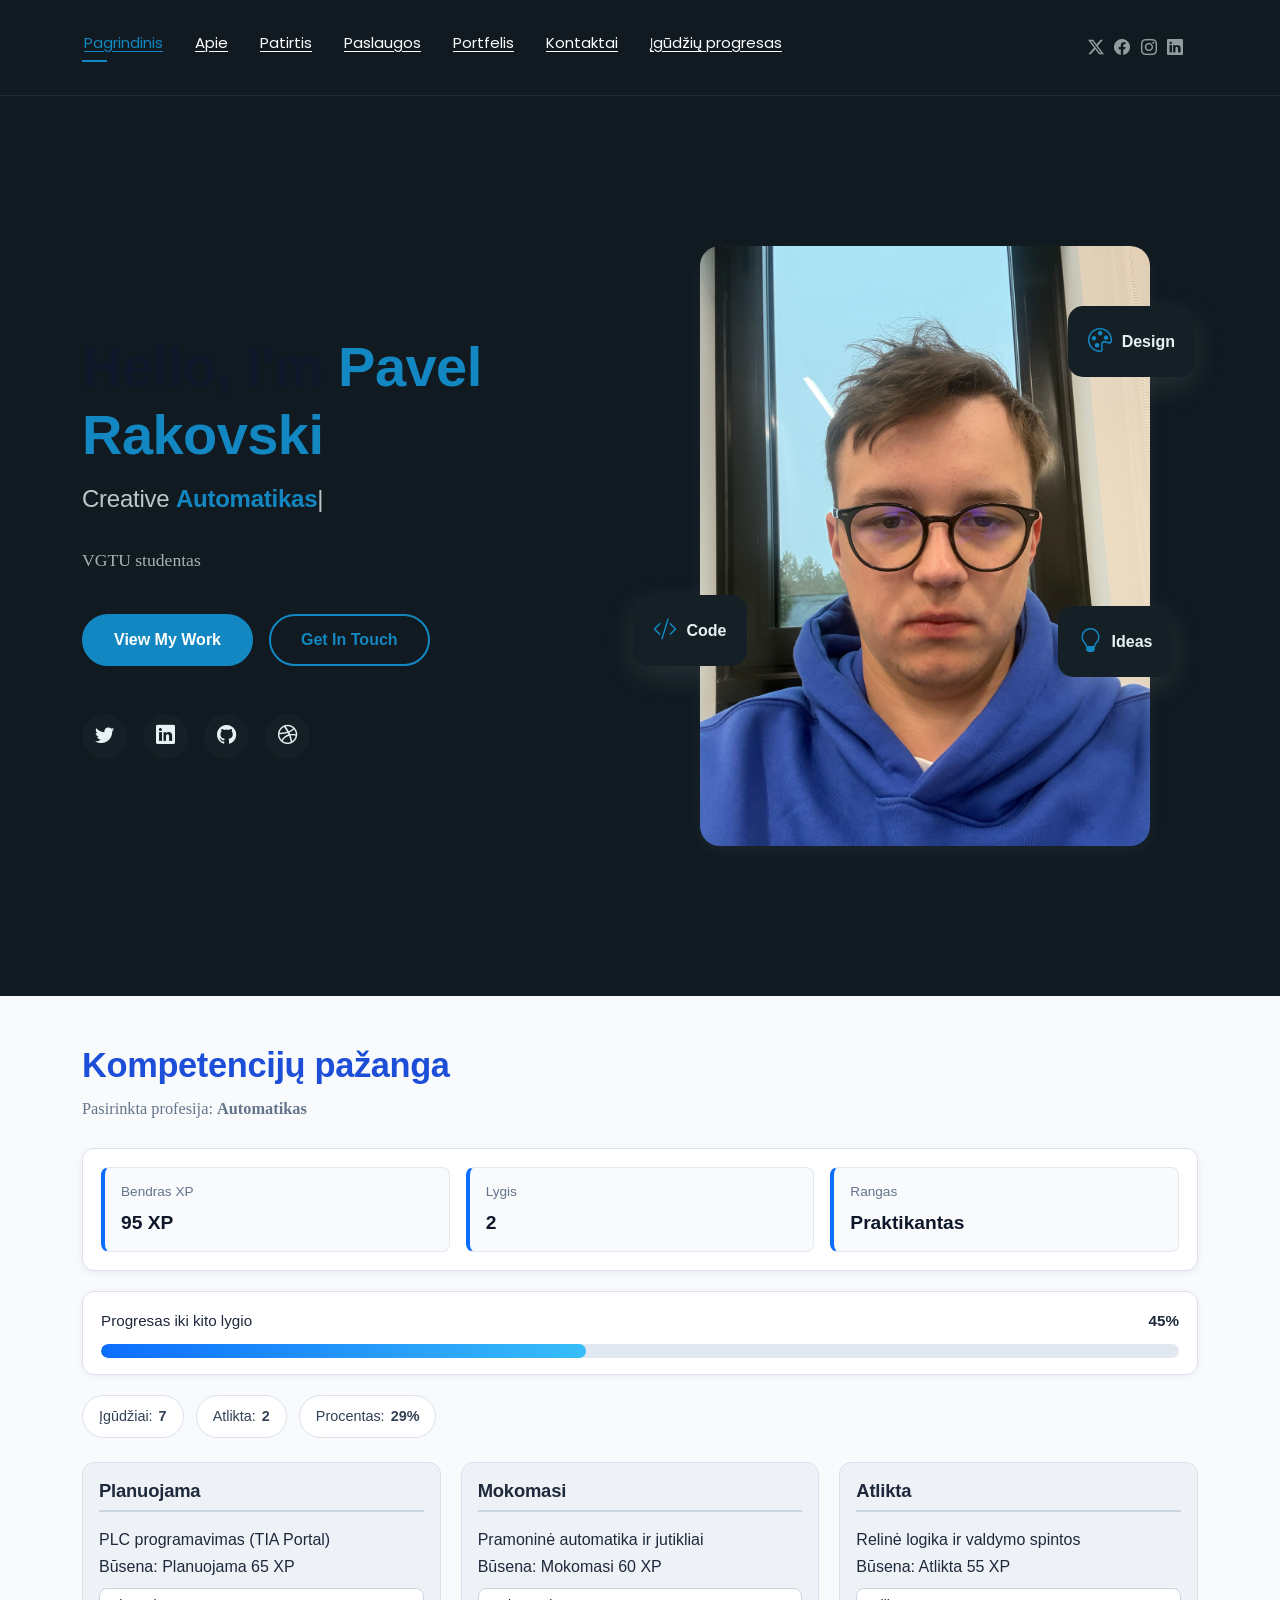
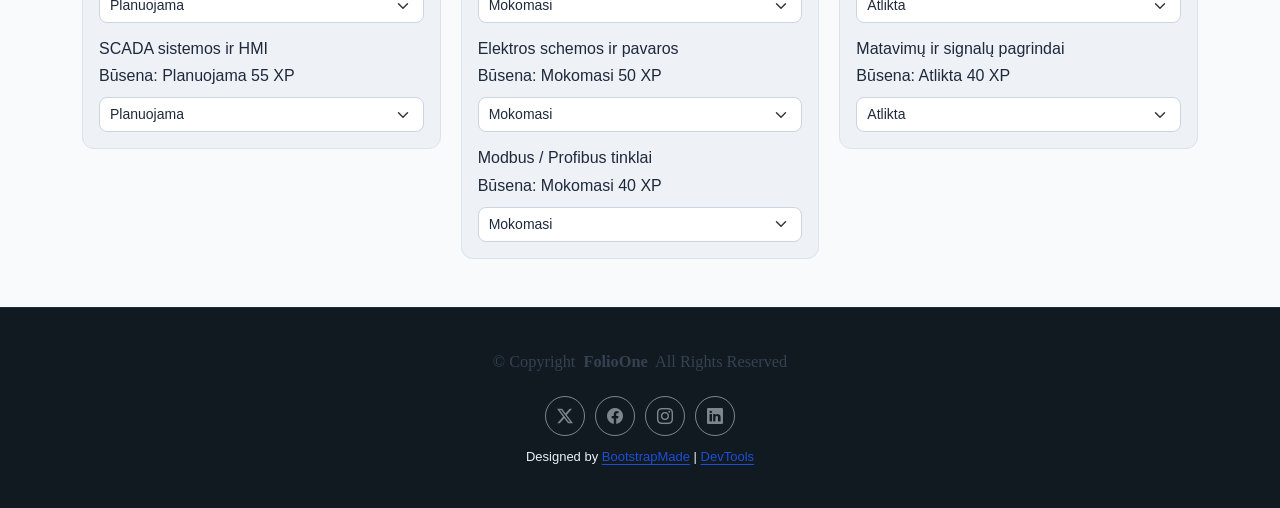
<file: index.html>
<!DOCTYPE html>
<html lang="lt">

<head>
  <meta charset="utf-8">
  <meta content="width=device-width, initial-scale=1.0" name="viewport">
  <title>Mano CV</title>
  <meta name="description" content="Pavel Rakovski CV puspalapis.">
  <meta name="author" content="Pavel Rakovski">
  <meta name="keywords" content="">

  <!-- Favicons -->
  <link href="assets/img/factory-icon-design-symbol-vector.webp" rel="icon">
  <link href="assets/img/factory-pictogram_764382-160923.jpg" rel="apple-touch-icon">

  <!-- Fonts -->
  <link href="https://fonts.googleapis.com" rel="preconnect">
  <link href="https://fonts.gstatic.com" rel="preconnect" crossorigin>
  <link href="https://fonts.googleapis.com/css2?family=Roboto:ital,wght@0,100;0,300;0,400;0,500;0,700;0,900;1,100;1,300;1,400;1,500;1,700;1,900&family=Poppins:ital,wght@0,100;0,200;0,300;0,400;0,500;0,600;0,700;0,800;0,900;1,100;1,200;1,300;1,400;1,500;1,600;1,700;1,800;1,900&family=Raleway:ital,wght@0,100;0,200;0,300;0,400;0,500;0,600;0,700;0,800;0,900;1,100;1,200;1,300;1,400;1,500;1,600;1,700;1,800;1,900&display=swap" rel="stylesheet">

  <!-- Vendor CSS Files -->
  <link href="assets/vendor/bootstrap/css/bootstrap.min.css" rel="stylesheet">
  <link href="assets/vendor/bootstrap-icons/bootstrap-icons.css" rel="stylesheet">
  <link href="assets/vendor/aos/aos.css" rel="stylesheet">
  <link href="assets/vendor/swiper/swiper-bundle.min.css" rel="stylesheet">
  <link href="assets/vendor/glightbox/css/glightbox.min.css" rel="stylesheet">

  <!-- Main CSS File -->
  <link href="assets/css/main.css" rel="stylesheet">
  <link href="assets/css/custom.css" rel="stylesheet">
  <!-- =======================================================
  * Template Name: FolioOne
  * Template URL: https://bootstrapmade.com/folioone-bootstrap-portfolio-website-template/
  * Updated: Aug 23 2025 with Bootstrap v5.3.7
  * Author: BootstrapMade.com
  * License: https://bootstrapmade.com/license/
  ======================================================== -->
</head>

<body class="index-page">

  <header id="header" class="header d-flex align-items-center light-background sticky-top">
    <div class="container position-relative d-flex align-items-center justify-content-between">

      <!-- <a href="index.html" class="logo d-flex align-items-center me-auto me-xl-0">
      <img src="assets/img/logo.webp" alt="">
      <h1 class="sitename">FolioOne</h1> 
    </a> -->

      <nav id="navmenu" class="navmenu">
        <ul>
          <li><a href="index.html"class="active">Pagrindinis</a></li>
          <li><a href="about.html" >Apie</a></li>
          <li><a href="resume.html">Patirtis</a></li>
          <li><a href="services.html">Paslaugos</a></li>
          <li><a href="portfolio.html">Portfelis</a></li>
          <li><a href="contact.html">Kontaktai</a></li>
          <li><a href="index.html#skill-kanban" class="kanban-link">Įgūdžių progresas</a></li>
        </ul>
        <i class="mobile-nav-toggle d-xl-none bi bi-list"></i>
      </nav>

      <div class="header-social-links">
        <a href="#" class="twitter"><i class="bi bi-twitter-x"></i></a>
        <a href="#" class="facebook"><i class="bi bi-facebook"></i></a>
        <a href="#" class="instagram"><i class="bi bi-instagram"></i></a>
        <a href="#" class="linkedin"><i class="bi bi-linkedin"></i></a>
      </div>

    </div>
  </header>

  <main class="main">

    <!-- Hero Section -->
    <section id="hero" class="hero section">

      <div class="container" data-aos="fade-up" data-aos-delay="100">

        <div class="row gy-4 align-items-center">
          <div class="col-lg-6 order-2 order-lg-1">
            <div class="hero-content">
              <h1 data-aos="fade-up" data-aos-delay="200">Hello, I'm <span class="highlight">Pavel Rakovski</span></h1>
              <h2 data-aos="fade-up" data-aos-delay="300">Creative <span class="typed" data-typed-items="Automatikas, Studentas"></span></h2>
              <p data-aos="fade-up" data-aos-delay="400"> VGTU studentas</p>
              <div class="hero-actions" data-aos="fade-up" data-aos-delay="500">
                <a href="portfolio.html" class="btn btn-primary">View My Work</a>
                <a href="contact.html" class="btn btn-outline">Get In Touch</a>
              </div>
              <div class="social-links" data-aos="fade-up" data-aos-delay="600">
                <a href="#"><i class="bi bi-twitter"></i></a>
                <a href="#"><i class="bi bi-linkedin"></i></a>
                <a href="#"><i class="bi bi-github"></i></a>
                <a href="#"><i class="bi bi-dribbble"></i></a>
              </div>
            </div>
          </div>
          <div class="col-lg-6 order-1 order-lg-2">
            <div class="hero-image" data-aos="zoom-in" data-aos-delay="300">
              <div class="image-wrapper">
                <img src="assets/img/profile/Image.jpeg" alt="Sarah Mitchell" class="img-fluid">
                <div class="floating-elements">
                  <div class="floating-card design" data-aos="fade-left" data-aos-delay="700">
                    <i class="bi bi-palette"></i>
                    <span>Design</span>
                  </div>
                  <div class="floating-card code" data-aos="fade-right" data-aos-delay="800">
                    <i class="bi bi-code-slash"></i>
                    <span>Code</span>
                  </div>
                  <div class="floating-card creativity" data-aos="fade-up" data-aos-delay="900">
                    <i class="bi bi-lightbulb"></i>
                    <span>Ideas</span>
                  </div>
                </div>
              </div>
            </div>
          </div>
        </div>

      </div>

    </section><!-- /Hero Section -->

  <section id="skill-kanban" class="skill-kanban-section py-5">
      <div class="container">
        <div class="section-header mb-4">
          <h2>Kompetencijų pažanga</h2>
          <p>Pasirinkta profesija: <strong>Automatikas</strong></p>
        </div>

        <!-- 3. Patirties taškų, lygio ir rango sritis -->
        <div class="xp-summary-box">
          <div class="xp-stat-item">
            <span class="xp-stat-label">Bendras XP</span>
            <strong class="xp-stat-value" id="total-xp-value">365 XP</strong>
          </div>
          <div class="xp-stat-item">
            <span class="xp-stat-label">Lygis</span>
            <strong class="xp-stat-value" id="level-value">4</strong>
          </div>
          <div class="xp-stat-item">
            <span class="xp-stat-label">Rangas</span>
            <strong class="xp-stat-value" id="rank-value">Profesionalas</strong>
          </div>
        </div>

        <!-- 4. Patirties taškų progreso juosta -->
        <div class="xp-progress-wrapper">
          <div class="xp-progress-header">
            <span>Progresas iki kito lygio</span>
            <strong id="level-progress-text">73%</strong>
          </div>
          <div class="xp-progress-track">
            <div class="xp-progress-fill" id="level-progress-bar" style="width: 73%;"></div>
          </div>
        </div>

        <!-- 5. Įgūdžių pažangos statistika -->
        <div class="skills-stats-bar">
          <div class="stat-pill">
            <span>Įgūdžiai:</span>
            <strong id="stat-total-skills">7</strong>
          </div>
          <div class="stat-pill">
            <span>Atlikta:</span>
            <strong id="stat-completed-skills">2</strong>
          </div>
          <div class="stat-pill">
            <span>Procentas:</span>
            <strong id="stat-completed-percent">29%</strong>
          </div>
        </div>

        <!-- 2. Skill Kanban lenta (7 įgūdžiai, 365 XP) -->
        <div class="kanban-board">
          <!-- 1 kategorija: Planuojama -->
          <div class="kanban-column">
            <h3 class="kanban-col-title">Planuojama</h3>
            <div class="kanban-cards" data-status-column="Planuojama"></div>
          </div>

          <!-- 2 kategorija: Mokomasi -->
          <div class="kanban-column">
            <h3 class="kanban-col-title">Mokomasi</h3>
            <div class="kanban-cards" data-status-column="Mokomasi"></div>
          </div>

          <!-- 3 kategorija: Atlikta -->
          <div class="kanban-column">
            <h3 class="kanban-col-title">Atlikta</h3>
            <div class="kanban-cards" data-status-column="Atlikta"></div>
          </div>
        </div>
      </div>
    </section>
  </main>

  <footer id="footer" class="footer">

    <div class="container">
      <div class="copyright text-center ">
        <p>© <span>Copyright</span> <strong class="px-1 sitename">FolioOne</strong> <span>All Rights Reserved<br></span></p>
      </div>
      <div class="social-links d-flex justify-content-center">
        <a href=""><i class="bi bi-twitter-x"></i></a>
        <a href=""><i class="bi bi-facebook"></i></a>
        <a href=""><i class="bi bi-instagram"></i></a>
        <a href=""><i class="bi bi-linkedin"></i></a>
      </div>
      <div class="credits">
        <!-- All the links in the footer should remain intact. -->
        <!-- You can delete the links only if you've purchased the pro version. -->
        <!-- Licensing information: https://bootstrapmade.com/license/ -->
        <!-- Purchase the pro version with working PHP/AJAX contact form: [buy-url] -->
        Designed by <a href="https://bootstrapmade.com/">BootstrapMade</a> | <a href="https://bootstrapmade.com/tools/">DevTools</a>
      </div>
    </div>

  </footer>

  <!-- Scroll Top -->
  <a href="#" id="scroll-top" class="scroll-top d-flex align-items-center justify-content-center"><i class="bi bi-arrow-up-short"></i></a>

  <!-- Preloader -->
  <div id="preloader"></div>

  <!-- Vendor JS Files -->
  <script src="assets/vendor/bootstrap/js/bootstrap.bundle.min.js"></script>
  <script src="assets/vendor/php-email-form/validate.js"></script>
  <script src="assets/vendor/aos/aos.js"></script>
  <script src="assets/vendor/typed.js/typed.umd.js"></script>
  <script src="assets/vendor/waypoints/noframework.waypoints.js"></script>
  <script src="assets/vendor/purecounter/purecounter_vanilla.js"></script>
  <script src="assets/vendor/swiper/swiper-bundle.min.js"></script>
  <script src="assets/vendor/imagesloaded/imagesloaded.pkgd.min.js"></script>
  <script src="assets/vendor/isotope-layout/isotope.pkgd.min.js"></script>
  <script src="assets/vendor/glightbox/js/glightbox.min.js"></script>

  <!-- Main JS File -->
  <script src="assets/js/main.js"></script>
  <script src="assets/js/custom.js" defer></script>
</body>

</html>
</file>
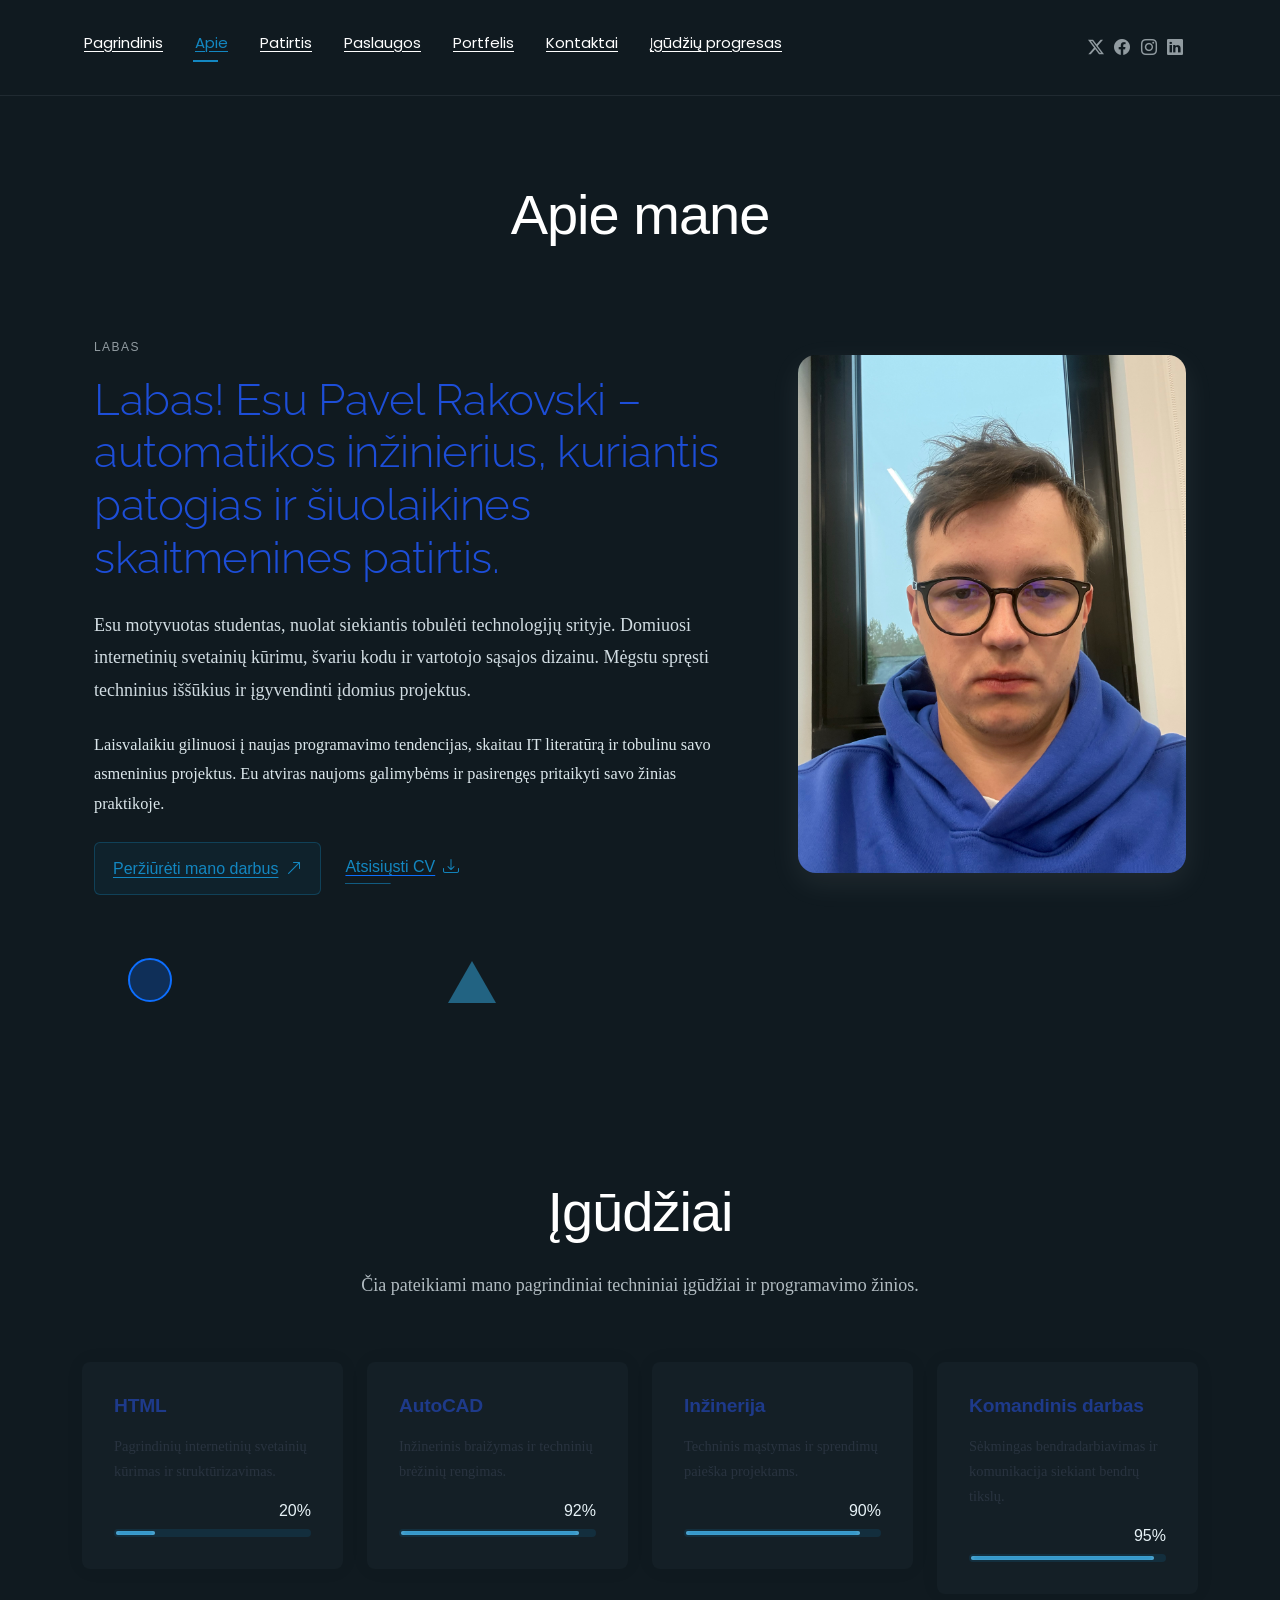
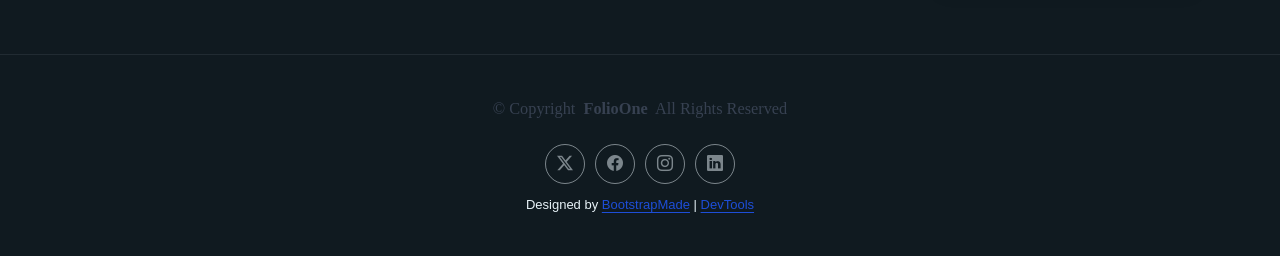
<file: about.html>
<!DOCTYPE html>
<html lang="en">

<head>
  <meta charset="utf-8">
  <meta content="width=device-width, initial-scale=1.0" name="viewport">
  <title>About - FolioOne Bootstrap Template</title>
  <meta name="description" content="">
  <meta name="keywords" content="">

  <!-- Favicons -->
  <link href="assets/img/favicon.png" rel="icon">
  <link href="assets/img/apple-touch-icon.png" rel="apple-touch-icon">

  <!-- Fonts -->
  <link href="https://fonts.googleapis.com" rel="preconnect">
  <link href="https://fonts.gstatic.com" rel="preconnect" crossorigin>
  <link href="https://fonts.googleapis.com/css2?family=Roboto:ital,wght@0,100;0,300;0,400;0,500;0,700;0,900;1,100;1,300;1,400;1,500;1,700;1,900&family=Poppins:ital,wght@0,100;0,200;0,300;0,400;0,500;0,600;0,700;0,800;0,900;1,100;1,200;1,300;1,400;1,500;1,600;1,700;1,800;1,900&family=Raleway:ital,wght@0,100;0,200;0,300;0,400;0,500;0,600;0,700;0,800;0,900;1,100;1,200;1,300;1,400;1,500;1,600;1,700;1,800;1,900&display=swap" rel="stylesheet">

  <!-- Vendor CSS Files -->
  <link href="assets/vendor/bootstrap/css/bootstrap.min.css" rel="stylesheet">
  <link href="assets/vendor/bootstrap-icons/bootstrap-icons.css" rel="stylesheet">
  <link href="assets/vendor/aos/aos.css" rel="stylesheet">
  <link href="assets/vendor/swiper/swiper-bundle.min.css" rel="stylesheet">
  <link href="assets/vendor/glightbox/css/glightbox.min.css" rel="stylesheet">

  <!-- Main CSS File -->
  <link href="assets/css/main.css" rel="stylesheet">
  <link href="assets/css/custom.css" rel="stylesheet">
  <!-- =======================================================
  * Template Name: FolioOne
  * Template URL: https://bootstrapmade.com/folioone-bootstrap-portfolio-website-template/
  * Updated: Aug 23 2025 with Bootstrap v5.3.7
  * Author: BootstrapMade.com
  * License: https://bootstrapmade.com/license/
  ======================================================== -->
</head>

<body class="about-page">

  <header id="header" class="header d-flex align-items-center light-background sticky-top">
    <div class="container position-relative d-flex align-items-center justify-content-between">

      <!-- <a href="index.html" class="logo d-flex align-items-center me-auto me-xl-0">
      <img src="assets/img/logo.webp" alt="">
      <h1 class="sitename">FolioOne</h1> 
    </a> -->

      <nav id="navmenu" class="navmenu">
        <ul>
          <li><a href="index.html">Pagrindinis</a></li>
          <li><a href="about.html"class="active">Apie</a></li>
          <li><a href="resume.html">Patirtis</a></li>
          <li><a href="services.html">Paslaugos</a></li>
          <li><a href="portfolio.html">Portfelis</a></li>
          <li><a href="contact.html">Kontaktai</a></li>
          <li><a href="index.html#skill-kanban">Įgūdžių progresas</a></li>
        </ul>
        <i class="mobile-nav-toggle d-xl-none bi bi-list"></i>
      </nav>

      <div class="header-social-links">
        <a href="#" class="twitter"><i class="bi bi-twitter-x"></i></a>
        <a href="#" class="facebook"><i class="bi bi-facebook"></i></a>
        <a href="#" class="instagram"><i class="bi bi-instagram"></i></a>
        <a href="#" class="linkedin"><i class="bi bi-linkedin"></i></a>
      </div>

    </div>
  </header>

  <main class="main">

    <!-- About Section -->
    <section id="about" class="about section">

      <!-- Section Title -->
      <div class="container section-title" data-aos="fade-up">
        <h2>Apie mane</h2>
      </div><!-- End Section Title -->

      <div class="container" data-aos="fade-up" data-aos-delay="100">

        <!-- Intro + Photo -->
        <div class="row align-items-center justify-content-between gy-5 mb-5">
          <div class="col-lg-7" data-aos="fade-right" data-aosassets/img/apple-touch-icon.png-delay="150">
            <div class="intro-content">
              <span class="eyebrow">Labas</span>
              <h2 class="headline">Labas! Esu Pavel Rakovski – automatikos inžinierius, kuriantis patogias ir šiuolaikines skaitmenines patirtis.</h2>
              <p class="lead">
               Esu motyvuotas studentas, nuolat siekiantis tobulėti technologijų srityje. Domiuosi internetinių svetainių kūrimu, švariu kodu ir vartotojo sąsajos dizainu. Mėgstu spręsti techninius iššūkius ir įgyvendinti įdomius projektus.
              </p>
              <p>
                Laisvalaikiu gilinuosi į naujas programavimo tendencijas, skaitau IT literatūrą ir tobulinu savo asmeninius projektus. Eu atviras naujoms galimybėms ir pasirengęs pritaikyti savo žinias praktikoje.
              </p>

              <div class="cta-group">
                <a href="#portfolio" class="btn-ghost">
                  Peržiūrėti mano darbus <i class="bi bi-arrow-up-right"></i>
                </a>
                <a href="#" class="link-underline">
                  Atsisiųsti CV <i class="bi bi-download"></i>
                </a>
              </div>
            </div>
          </div>

          <div class="col-lg-5" data-aos="zoom-in" data-aos-delay="250">
            <figure class="profile-figure text-center text-lg-end">
              <img src="assets/img/profile/Image.jpeg" alt="Portrait of Alex" class="img-fluid profile-photo">
            </figure>
          </div>
        </div>
        <!-- End Intro + Photo -->
      </div>
      <div class="about-shapes-layer" aria-hidden="true">
          <span class="shape-circle"></span>
          <span class="shape-triangle"></span>
        </div>
    </section><!-- /About Section -->

    <!-- Skills Section -->
    <section id="skills" class="skills section">

      <!-- Section Title -->
      <div class="container section-title" data-aos="fade-up">
        <h2>Įgūdžiai</h2>
        <p>Čia pateikiami mano pagrindiniai techniniai įgūdžiai ir programavimo žinios.</p>
      </div><!-- End Section Title -->

      <div class="container" data-aos="fade-up" data-aos-delay="100">

        <div class="row g-4 skills-animation">

          <div class="col-md-6 col-lg-3" data-aos="fade-up" data-aos-delay="100">
            <div class="skill-box">
              <h3>HTML</h3>
              <p>Pagrindinių internetinių svetainių kūrimas ir struktūrizavimas.</p>
              <span class="text-end d-block">20%</span>
              <div class="progress">
                <div class="progress-bar" role="progressbar" aria-valuenow="20" aria-valuemin="0" aria-valuemax="100"></div>
              </div>
            </div>
          </div>

          <div class="col-md-6 col-lg-3" data-aos="fade-up" data-aos-delay="200">
            <div class="skill-box">
              <h3>AutoCAD</h3>
              <p>Inžinerinis braižymas ir techninių brėžinių rengimas.</p>
              <span class="text-end d-block">92%</span>
              <div class="progress">
                <div class="progress-bar" role="progressbar" aria-valuenow="92" aria-valuemin="0" aria-valuemax="100"></div>
              </div>
            </div>
          </div>

          <div class="col-md-6 col-lg-3" data-aos="fade-up" data-aos-delay="300">
            <div class="skill-box">
              <h3>Inžinerija</h3>
              <p>Techninis mąstymas ir sprendimų paieška projektams.</p>
              <span class="text-end d-block">90%</span>
              <div class="progress">
                <div class="progress-bar" role="progressbar" aria-valuenow="90" aria-valuemin="0" aria-valuemax="100"></div>
              </div>
            </div>
          </div>

          <div class="col-md-6 col-lg-3" data-aos="fade-up" data-aos-delay="400">
            <div class="skill-box">
              <h3>Komandinis darbas </h3>
              <p>Sėkmingas bendradarbiavimas ir komunikacija siekiant bendrų tikslų.</p>
              <span class="text-end d-block">95%</span>
              <div class="progress">
                <div class="progress-bar" role="progressbar" aria-valuenow="95" aria-valuemin="0" aria-valuemax="100">
                </div>
              </div>
            </div>
          </div>

        </div>

      </div>

    </section><!-- /Skills Section -->
  </main>

  <footer id="footer" class="footer">

    <div class="container">
      <div class="copyright text-center ">
        <p>© <span>Copyright</span> <strong class="px-1 sitename">FolioOne</strong> <span>All Rights Reserved<br></span></p>
      </div>
      <div class="social-links d-flex justify-content-center">
        <a href=""><i class="bi bi-twitter-x"></i></a>
        <a href=""><i class="bi bi-facebook"></i></a>
        <a href=""><i class="bi bi-instagram"></i></a>
        <a href=""><i class="bi bi-linkedin"></i></a>
      </div>
      <div class="credits">
        <!-- All the links in the footer should remain intact. -->
        <!-- You can delete the links only if you've purchased the pro version. -->
        <!-- Licensing information: https://bootstrapmade.com/license/ -->
        <!-- Purchase the pro version with working PHP/AJAX contact form: [buy-url] -->
        Designed by <a href="https://bootstrapmade.com/">BootstrapMade</a> | <a href="https://bootstrapmade.com/tools/">DevTools</a>
      </div>
    </div>

  </footer>

  <!-- Scroll Top -->
  <a href="#" id="scroll-top" class="scroll-top d-flex align-items-center justify-content-center"><i class="bi bi-arrow-up-short"></i></a>

  <!-- Preloader -->
  <div id="preloader"></div>

  <!-- Vendor JS Files -->
  <script src="assets/vendor/bootstrap/js/bootstrap.bundle.min.js"></script>
  <script src="assets/vendor/php-email-form/validate.js"></script>
  <script src="assets/vendor/aos/aos.js"></script>
  <script src="assets/vendor/typed.js/typed.umd.js"></script>
  <script src="assets/vendor/waypoints/noframework.waypoints.js"></script>
  <script src="assets/vendor/purecounter/purecounter_vanilla.js"></script>
  <script src="assets/vendor/swiper/swiper-bundle.min.js"></script>
  <script src="assets/vendor/imagesloaded/imagesloaded.pkgd.min.js"></script>
  <script src="assets/vendor/isotope-layout/isotope.pkgd.min.js"></script>
  <script src="assets/vendor/glightbox/js/glightbox.min.js"></script>

  <!-- Main JS File -->
  <script src="assets/js/main.js"></script>

</body>

</html>
</file>
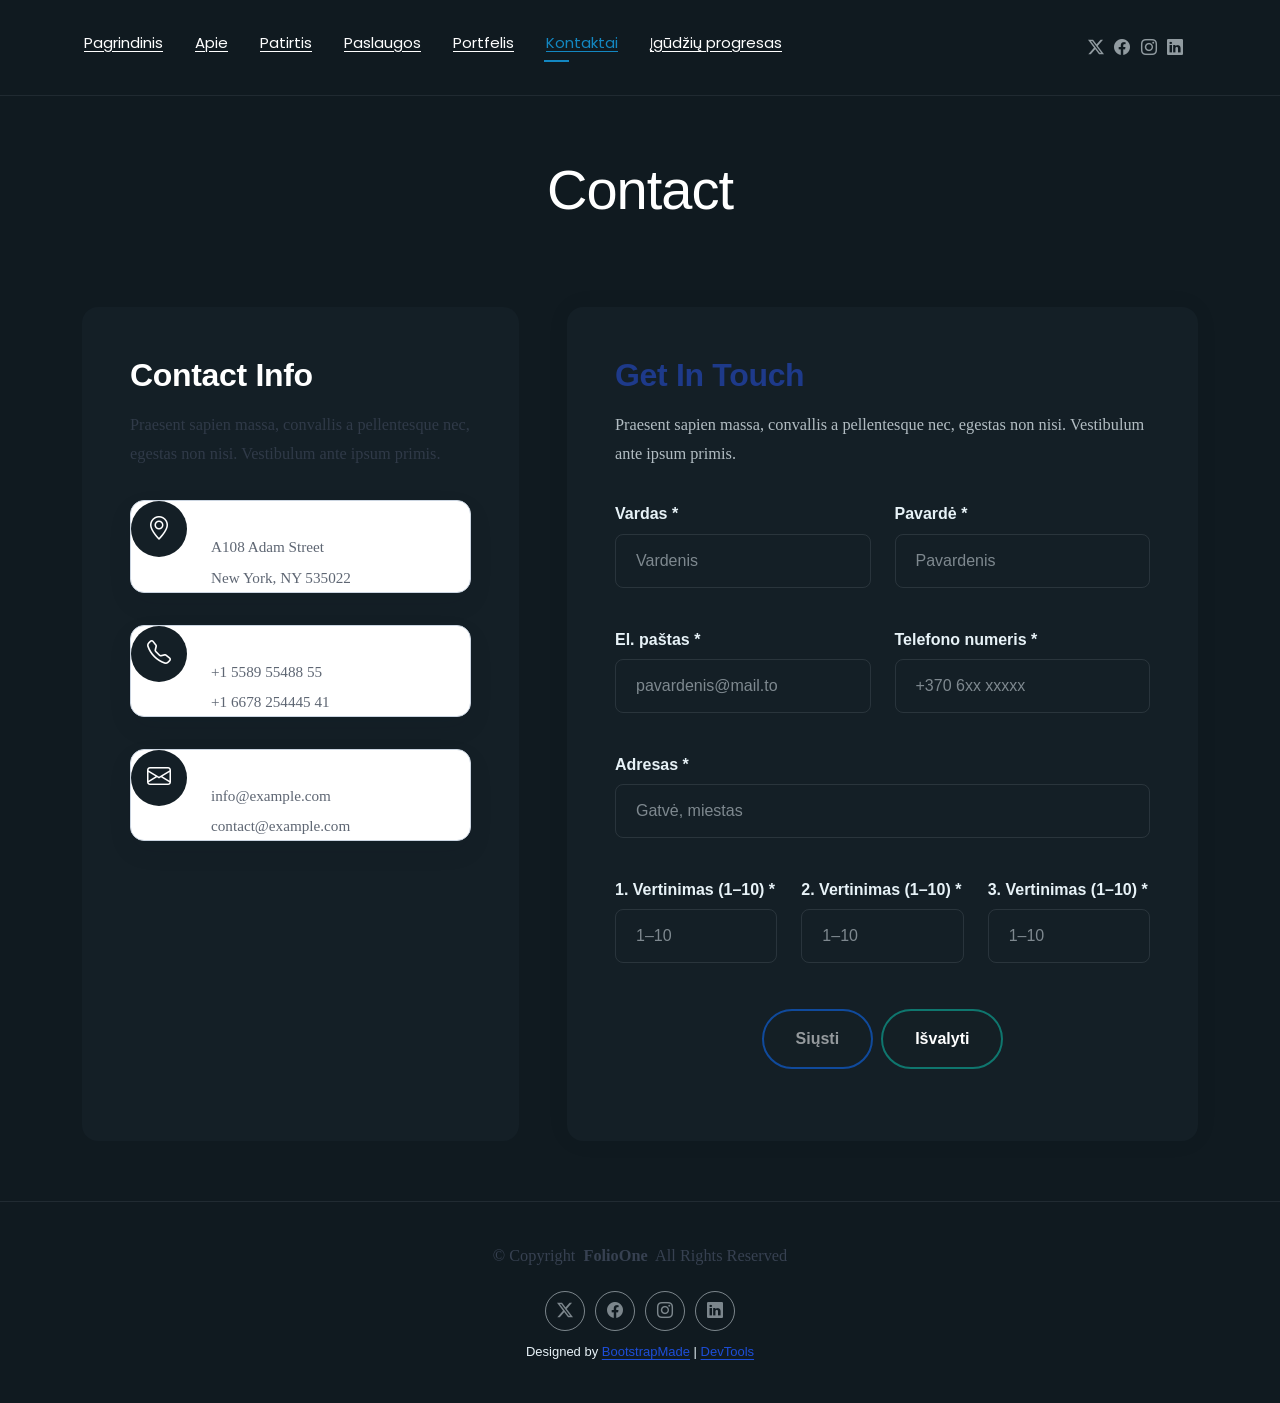
<file: contact.html>
<!DOCTYPE html>
<html lang="en">

<head>
  <meta charset="utf-8">
  <meta content="width=device-width, initial-scale=1.0" name="viewport">
  <title>Contact - FolioOne Bootstrap Template</title>
  <meta name="description" content="">
  <meta name="keywords" content="">

  <!-- Favicons -->
  <link href="assets/img/favicon.png" rel="icon">
  <link href="assets/img/apple-touch-icon.png" rel="apple-touch-icon">

  <!-- Fonts -->
  <link href="https://fonts.googleapis.com" rel="preconnect">
  <link href="https://fonts.gstatic.com" rel="preconnect" crossorigin>
  <link href="https://fonts.googleapis.com/css2?family=Roboto:ital,wght@0,100;0,300;0,400;0,500;0,700;0,900;1,100;1,300;1,400;1,500;1,700;1,900&family=Poppins:ital,wght@0,100;0,200;0,300;0,400;0,500;0,600;0,700;0,800;0,900;1,100;1,200;1,300;1,400;1,500;1,600;1,700;1,800;1,900&family=Raleway:ital,wght@0,100;0,200;0,300;0,400;0,500;0,600;0,700;0,800;0,900;1,100;1,200;1,300;1,400;1,500;1,600;1,700;1,800;1,900&display=swap" rel="stylesheet">

  <!-- Vendor CSS Files -->
  <link href="assets/vendor/bootstrap/css/bootstrap.min.css" rel="stylesheet">
  <link href="assets/vendor/bootstrap-icons/bootstrap-icons.css" rel="stylesheet">
  <link href="assets/vendor/aos/aos.css" rel="stylesheet">
  <link href="assets/vendor/swiper/swiper-bundle.min.css" rel="stylesheet">
  <link href="assets/vendor/glightbox/css/glightbox.min.css" rel="stylesheet">

  <!-- Main CSS File -->
  <link href="assets/css/main.css" rel="stylesheet">
  <link href="assets/css/custom.css" rel="stylesheet">
  <!-- =======================================================
  * Template Name: FolioOne
  * Template URL: https://bootstrapmade.com/folioone-bootstrap-portfolio-website-template/
  * Updated: Aug 23 2025 with Bootstrap v5.3.7
  * Author: BootstrapMade.com
  * License: https://bootstrapmade.com/license/
  ======================================================== -->
</head>

<body class="contact-page">

  <header id="header" class="header d-flex align-items-center light-background sticky-top">
    <div class="container position-relative d-flex align-items-center justify-content-between">

      <!-- <a href="index.html" class="logo d-flex align-items-center me-auto me-xl-0">
      <img src="assets/img/logo.webp" alt="">
      <h1 class="sitename">FolioOne</h1> 
    </a> -->

      <nav id="navmenu" class="navmenu">
        <ul>
          <li><a href="index.html">Pagrindinis</a></li>
          <li><a href="about.html" >Apie</a></li>
          <li><a href="resume.html">Patirtis</a></li>
          <li><a href="services.html">Paslaugos</a></li>
          <li><a href="portfolio.html">Portfelis</a></li>
          <li><a href="contact.html"class="active">Kontaktai</a></li>
          <li><a href="index.html#skill-kanban">Įgūdžių progresas</a></li>
        </ul>
        <i class="mobile-nav-toggle d-xl-none bi bi-list"></i>
      </nav>

      <div class="header-social-links">
        <a href="#" class="twitter"><i class="bi bi-twitter-x"></i></a>
        <a href="#" class="facebook"><i class="bi bi-facebook"></i></a>
        <a href="#" class="instagram"><i class="bi bi-instagram"></i></a>
        <a href="#" class="linkedin"><i class="bi bi-linkedin"></i></a>
      </div>

    </div>
  </header>

  <main class="main">

    <!-- Contact Section -->
    <section id="contact" class="contact section">

      <!-- Section Title -->
      <div class="container section-title" data-aos="fade-up">
        <h2>Contact</h2>
      </div><!-- End Section Title -->

      <div class="container" data-aos="fade-up" data-aos-delay="100">

        <div class="row g-4 g-lg-5">
          <div class="col-lg-5">
            <div class="info-box" data-aos="fade-up" data-aos-delay="200">
              <h3>Contact Info</h3>
              <p>Praesent sapien massa, convallis a pellentesque nec, egestas non nisi. Vestibulum ante ipsum primis.</p>

              <div class="info-item" data-aos="fade-up" data-aos-delay="300">
                <div class="icon-box">
                  <i class="bi bi-geo-alt"></i>
                </div>
                <div class="content">
                  <h4>Our Location</h4>
                  <p>A108 Adam Street</p>
                  <p>New York, NY 535022</p>
                </div>
              </div>

              <div class="info-item" data-aos="fade-up" data-aos-delay="400">
                <div class="icon-box">
                  <i class="bi bi-telephone"></i>
                </div>
                <div class="content">
                  <h4>Phone Number</h4>
                  <p>+1 5589 55488 55</p>
                  <p>+1 6678 254445 41</p>
                </div>
              </div>

              <div class="info-item" data-aos="fade-up" data-aos-delay="500">
                <div class="icon-box">
                  <i class="bi bi-envelope"></i>
                </div>
                <div class="content">
                  <h4>Email Address</h4>
                  <p>info@example.com</p>
                  <p>contact@example.com</p>
                </div>
              </div>
            </div>
          </div>

          <div class="col-lg-7">
            <div class="contact-form" data-aos="fade-up" data-aos-delay="300">
              <h3>Get In Touch</h3>
              <p>Praesent sapien massa, convallis a pellentesque nec, egestas non nisi. Vestibulum ante ipsum primis.</p>

              <form id="ld11-form" class="ld11-contact-form" novalidate>
                <div class="row gy-3">

                  <div class="col-md-6">
                    <label for="vardas" class="form-label">Vardas *</label>
                    <input type="text" id="vardas" name="vardas" class="form-control" placeholder="Vardenis">
                    <div class="field-error" data-error-for="vardas"></div>
                  </div>

                  <div class="col-md-6">
                    <label for="pavarde" class="form-label">Pavardė *</label>
                    <input type="text" id="pavarde" name="pavarde" class="form-control" placeholder="Pavardenis">
                    <div class="field-error" data-error-for="pavarde"></div>
                  </div>

                  <div class="col-md-6">
                    <label for="elpastas" class="form-label">El. paštas *</label>
                    <input type="email" id="elpastas" name="elpastas" class="form-control" placeholder="pavardenis@mail.to">
                    <div class="field-error" data-error-for="elpastas"></div>
                  </div>

                  <div class="col-md-6">
                    <label for="telefonas" class="form-label">Telefono numeris *</label>
                    <input type="tel" id="telefonas" name="telefonas" class="form-control" placeholder="+370 6xx xxxxx" inputmode="numeric">
                    <div class="field-error" data-error-for="telefonas"></div>
                  </div>

                  <div class="col-12">
                    <label for="adresas" class="form-label">Adresas *</label>
                    <input type="text" id="adresas" name="adresas" class="form-control" placeholder="Gatvė, miestas">
                    <div class="field-error" data-error-for="adresas"></div>
                  </div>

                  <div class="col-md-4">
                    <label for="klausimas1" class="form-label">1. Vertinimas (1–10) *</label>
                    <input type="number" id="klausimas1" name="klausimas1" class="form-control" min="1" max="10" step="1" placeholder="1–10">
                    <div class="field-error" data-error-for="klausimas1"></div>
                  </div>

                  <div class="col-md-4">
                    <label for="klausimas2" class="form-label">2. Vertinimas (1–10) *</label>
                    <input type="number" id="klausimas2" name="klausimas2" class="form-control" min="1" max="10" step="1" placeholder="1–10">
                    <div class="field-error" data-error-for="klausimas2"></div>
                  </div>

                  <div class="col-md-4">
                    <label for="klausimas3" class="form-label">3. Vertinimas (1–10) *</label>
                    <input type="number" id="klausimas3" name="klausimas3" class="form-control" min="1" max="10" step="1" placeholder="1–10">
                    <div class="field-error" data-error-for="klausimas3"></div>
                  </div>

                  <div class="col-12 d-flex flex-wrap gap-2 justify-content-center pt-2">
                    <button type="submit" id="submit-btn" class="btn btn-primary" disabled>Siųsti</button>
                    <button type="button" id="clear-btn" class="btn btn-outline-secondary">Išvalyti</button>
                  </div>

                </div>
              </form>

              <div id="form-result" class="mt-4"></div>

            </div>
          </div>

        </div>

      </div>

    </section><!-- /Contact Section -->

  </main>

  <footer id="footer" class="footer">

    <div class="container">
      <div class="copyright text-center ">
        <p>© <span>Copyright</span> <strong class="px-1 sitename">FolioOne</strong> <span>All Rights Reserved<br></span></p>
      </div>
      <div class="social-links d-flex justify-content-center">
        <a href=""><i class="bi bi-twitter-x"></i></a>
        <a href=""><i class="bi bi-facebook"></i></a>
        <a href=""><i class="bi bi-instagram"></i></a>
        <a href=""><i class="bi bi-linkedin"></i></a>
      </div>
      <div class="credits">
        <!-- All the links in the footer should remain intact. -->
        <!-- You can delete the links only if you've purchased the pro version. -->
        <!-- Licensing information: https://bootstrapmade.com/license/ -->
        <!-- Purchase the pro version with working PHP/AJAX contact form: [buy-url] -->
        Designed by <a href="https://bootstrapmade.com/">BootstrapMade</a> | <a href="https://bootstrapmade.com/tools/">DevTools</a>
      </div>
    </div>

  </footer>

  <!-- Scroll Top -->
  <a href="#" id="scroll-top" class="scroll-top d-flex align-items-center justify-content-center"><i class="bi bi-arrow-up-short"></i></a>

  <!-- Preloader -->
  <div id="preloader"></div>

  <!-- Vendor JS Files -->
  <script src="assets/vendor/bootstrap/js/bootstrap.bundle.min.js"></script>
  <script src="assets/vendor/php-email-form/validate.js"></script>
  <script src="assets/vendor/aos/aos.js"></script>
  <script src="assets/vendor/typed.js/typed.umd.js"></script>
  <script src="assets/vendor/waypoints/noframework.waypoints.js"></script>
  <script src="assets/vendor/purecounter/purecounter_vanilla.js"></script>
  <script src="assets/vendor/swiper/swiper-bundle.min.js"></script>
  <script src="assets/vendor/imagesloaded/imagesloaded.pkgd.min.js"></script>
  <script src="assets/vendor/isotope-layout/isotope.pkgd.min.js"></script>
  <script src="assets/vendor/glightbox/js/glightbox.min.js"></script>

  <!-- Main JS File -->
  <script src="assets/js/main.js"></script>
  <script src="assets/js/custom.js" defer></script>
</body>

</html>
</file>
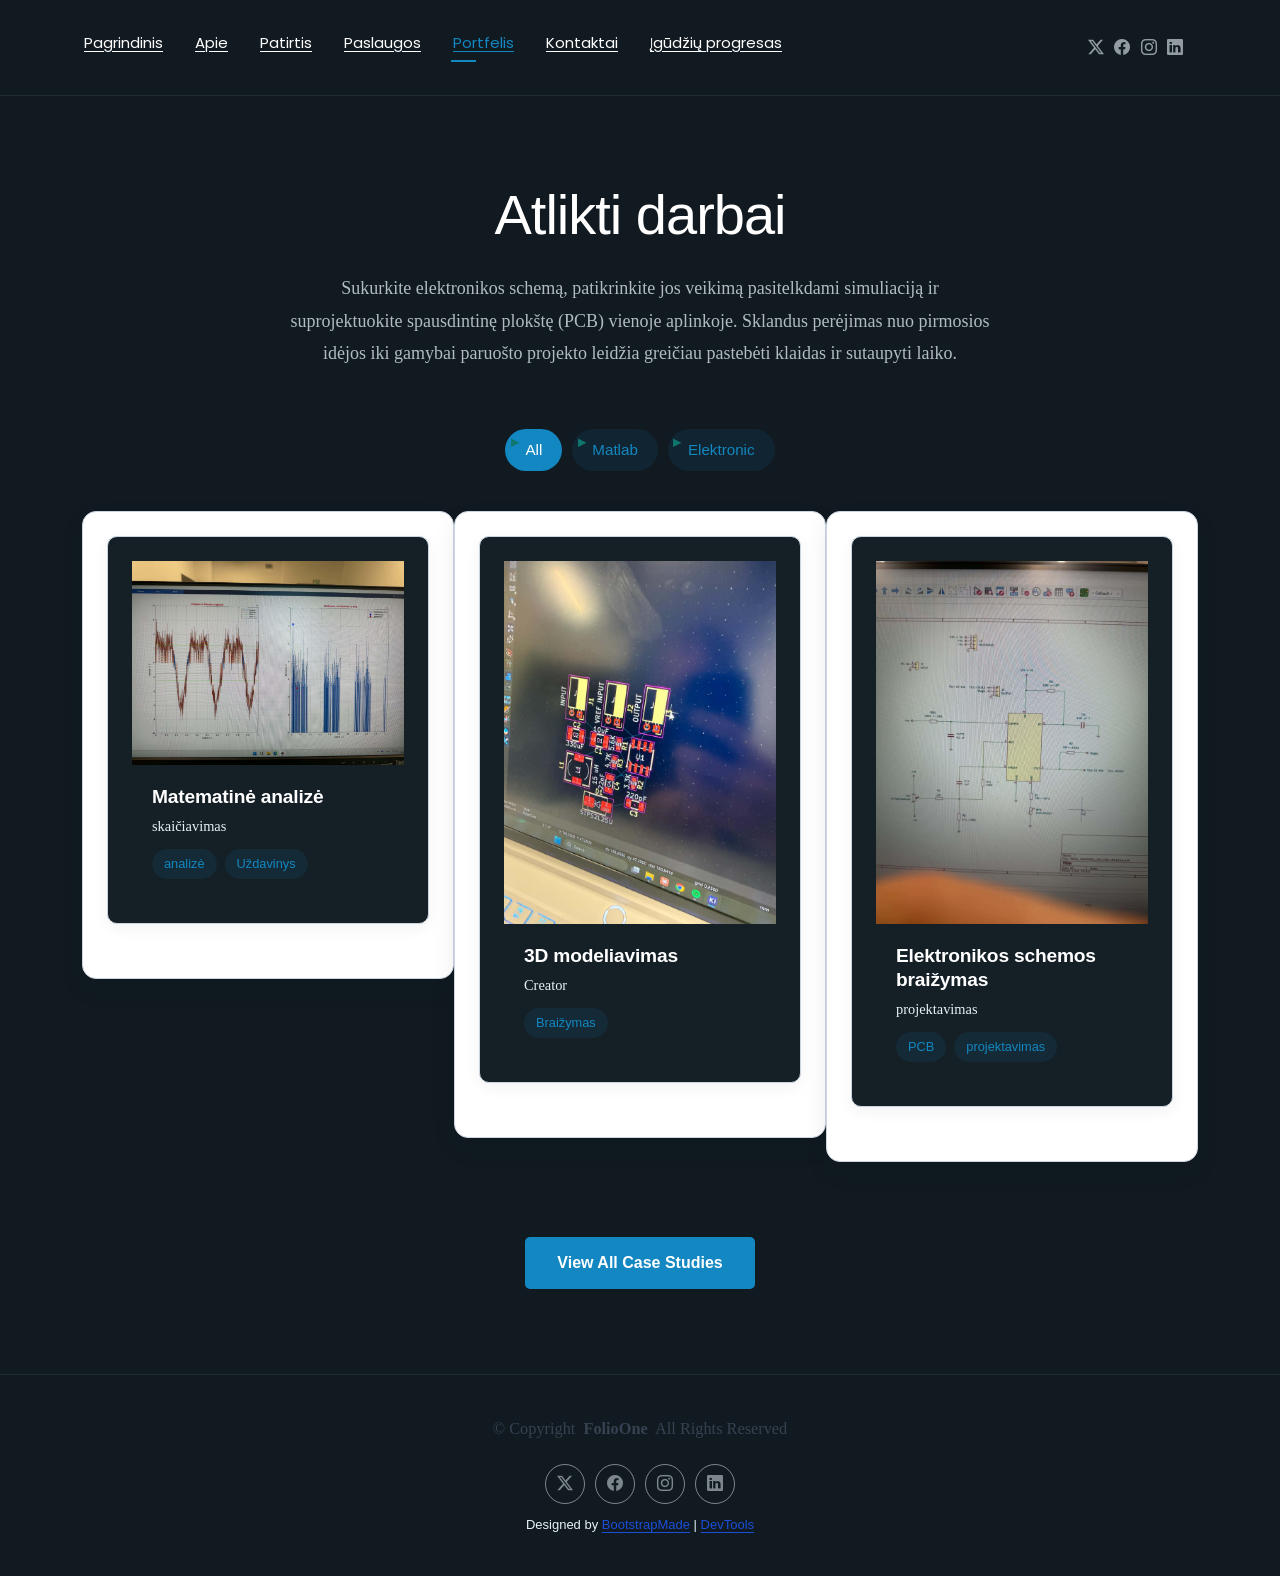
<file: portfolio.html>
<!DOCTYPE html>
<html lang="en">

<head>
  <meta charset="utf-8">
  <meta content="width=device-width, initial-scale=1.0" name="viewport">
  <title>Portfolio - FolioOne Bootstrap Template</title>
  <meta name="description" content="">
  <meta name="keywords" content="">

  <!-- Favicons -->
  <link href="assets/img/favicon.png" rel="icon">
  <link href="assets/img/apple-touch-icon.png" rel="apple-touch-icon">

  <!-- Fonts -->
  <link href="https://fonts.googleapis.com" rel="preconnect">
  <link href="https://fonts.gstatic.com" rel="preconnect" crossorigin>
  <link href="https://fonts.googleapis.com/css2?family=Roboto:ital,wght@0,100;0,300;0,400;0,500;0,700;0,900;1,100;1,300;1,400;1,500;1,700;1,900&family=Poppins:ital,wght@0,100;0,200;0,300;0,400;0,500;0,600;0,700;0,800;0,900;1,100;1,200;1,300;1,400;1,500;1,600;1,700;1,800;1,900&family=Raleway:ital,wght@0,100;0,200;0,300;0,400;0,500;0,600;0,700;0,800;0,900;1,100;1,200;1,300;1,400;1,500;1,600;1,700;1,800;1,900&display=swap" rel="stylesheet">

  <!-- Vendor CSS Files -->
  <link href="assets/vendor/bootstrap/css/bootstrap.min.css" rel="stylesheet">
  <link href="assets/vendor/bootstrap-icons/bootstrap-icons.css" rel="stylesheet">
  <link href="assets/vendor/aos/aos.css" rel="stylesheet">
  <link href="assets/vendor/swiper/swiper-bundle.min.css" rel="stylesheet">
  <link href="assets/vendor/glightbox/css/glightbox.min.css" rel="stylesheet">

  <!-- Main CSS File -->
  <link href="assets/css/main.css" rel="stylesheet">
  <link href="assets/css/custom.css" rel="stylesheet">
  <!-- =======================================================
  * Template Name: FolioOne
  * Template URL: https://bootstrapmade.com/folioone-bootstrap-portfolio-website-template/
  * Updated: Aug 23 2025 with Bootstrap v5.3.7
  * Author: BootstrapMade.com
  * License: https://bootstrapmade.com/license/
  ======================================================== -->
</head>

<body class="portfolio-page">

  <header id="header" class="header d-flex align-items-center light-background sticky-top">
    <div class="container position-relative d-flex align-items-center justify-content-between">

      <!-- <a href="index.html" class="logo d-flex align-items-center me-auto me-xl-0">
      <img src="assets/img/logo.webp" alt="">
      <h1 class="sitename">FolioOne</h1> 
    </a> -->

      <nav id="navmenu" class="navmenu">
        <ul>
          <li><a href="index.html">Pagrindinis</a></li>
          <li><a href="about.html" >Apie</a></li>
          <li><a href="resume.html">Patirtis</a></li>
          <li><a href="services.html">Paslaugos</a></li>
          <li><a href="portfolio.html"class="active">Portfelis</a></li>
          <li><a href="contact.html">Kontaktai</a></li>
          <li><a href="index.html#skill-kanban">Įgūdžių progresas</a></li>
        </ul>
        <i class="mobile-nav-toggle d-xl-none bi bi-list"></i>
      </nav>

      <div class="header-social-links">
        <a href="#" class="twitter"><i class="bi bi-twitter-x"></i></a>
        <a href="#" class="facebook"><i class="bi bi-facebook"></i></a>
        <a href="#" class="instagram"><i class="bi bi-instagram"></i></a>
        <a href="#" class="linkedin"><i class="bi bi-linkedin"></i></a>
      </div>

    </div>
  </header>

  <main class="main">

    <!-- Portfolio Section -->
    <section id="portfolio" class="portfolio section">

      <!-- Section Title -->
      <div class="container section-title" data-aos="fade-up">
        <h2>Atlikti darbai</h2>
        <p>Sukurkite elektronikos schemą, patikrinkite jos veikimą pasitelkdami simuliaciją ir suprojektuokite spausdintinę plokštę (PCB) vienoje aplinkoje. Sklandus perėjimas nuo pirmosios idėjos iki gamybai paruošto projekto leidžia greičiau pastebėti klaidas ir sutaupyti laiko.</p>
      </div><!-- End Section Title -->

      <div class="container" data-aos="fade-up" data-aos-delay="100">

        <div class="isotope-layout" data-default-filter="*" data-layout="masonry" data-sort="original-order">
          <ul class="portfolio-filters isotope-filters" data-aos="fade-up" data-aos-delay="200">
            <li data-filter="*" class="filter-active">All</li>
            <li data-filter=".filter-strategy">Matlab</li>
            <li data-filter=".filter-finance">Elektronic</li>
          </ul><!-- End Portfolio Filters -->

          <div class="row gy-4 isotope-container" data-aos="fade-up" data-aos-delay="300">
            <div class="col-lg-4 col-md-6 portfolio-item isotope-item filter-strategy">
              <div class="portfolio-card">
                <div class="portfolio-img">
                  <img src="assets/img/portfolio/darbas1.webp" alt="Portfolio Item" class="img-fluid">
                  <div class="portfolio-overlay">
                    <a href="assets/img/portfolio/darbas1.webp" class="glightbox portfolio-lightbox"><i class="bi bi-plus"></i></a>
                    <a href="#" class="portfolio-details-link"><i class="bi bi-link"></i></a>
                  </div>
                </div>
                <div class="portfolio-info">
                  <h4>Matematinė analizė</h4>
                  <p>skaičiavimas</p>
                  <div class="portfolio-tags">
                    <span>analizė</span>
                    <span>Uždavinys</span>
                  </div>
                </div>
              </div>
            </div>

            <div class="col-lg-4 col-md-6 portfolio-item isotope-item filter-finance">
              <div class="portfolio-card">
                <div class="portfolio-img">
                  <img src="assets/img/portfolio/darbas2.webp" alt="Portfolio Item" class="img-fluid">
                  <div class="portfolio-overlay">
                    <a href="assets/img/portfolio/darbas2.webp" class="glightbox portfolio-lightbox"><i class="bi bi-plus"></i></a>
                    <a href="#" class="portfolio-details-link"><i class="bi bi-link"></i></a>
                  </div>
                </div>
                <div class="portfolio-info">
                  <h4>3D modeliavimas</h4>
                  <p>Creator</p>
                  <div class="portfolio-tags">
                    <span>Braižymas</span>
                  
                  </div>
                </div>
              </div>
            </div>



            <div class="col-lg-4 col-md-6 portfolio-item isotope-item filter-finance">
              <div class="portfolio-card">
                <div class="portfolio-img">
                  <img src="assets/img/portfolio/darbas3.webp" alt="Portfolio Item" class="img-fluid">
                  <div class="portfolio-overlay">
                    <a href="assets/img/portfolio/darbas3.webp" class="glightbox portfolio-lightbox"><i class="bi bi-plus"></i></a>
                    <a href="#" class="portfolio-details-link"><i class="bi bi-link"></i></a>
                  </div>
                </div>
                <div class="portfolio-info">
                  <h4>Elektronikos schemos braižymas</h4>
                  <p>projektavimas</p>
                  <div class="portfolio-tags">
                    <span>PCB</span>
                    <span>projektavimas</span>
                  </div>
                </div>
              </div>
            </div>
          </div><!-- End Portfolio Items Container -->

        </div>

        <div class="text-center mt-5" data-aos="fade-up" data-aos-delay="400">
          <a href="#portfolio" class="btn btn-primary">View All Case Studies</a>
        </div>

      </div>

    </section><!-- /Portfolio Section -->

  </main>

  <footer id="footer" class="footer">

    <div class="container">
      <div class="copyright text-center ">
        <p>© <span>Copyright</span> <strong class="px-1 sitename">FolioOne</strong> <span>All Rights Reserved<br></span></p>
      </div>
      <div class="social-links d-flex justify-content-center">
        <a href=""><i class="bi bi-twitter-x"></i></a>
        <a href=""><i class="bi bi-facebook"></i></a>
        <a href=""><i class="bi bi-instagram"></i></a>
        <a href=""><i class="bi bi-linkedin"></i></a>
      </div>
      <div class="credits">
        <!-- All the links in the footer should remain intact. -->
        <!-- You can delete the links only if you've purchased the pro version. -->
        <!-- Licensing information: https://bootstrapmade.com/license/ -->
        <!-- Purchase the pro version with working PHP/AJAX contact form: [buy-url] -->
        Designed by <a href="https://bootstrapmade.com/">BootstrapMade</a> | <a href="https://bootstrapmade.com/tools/">DevTools</a>
      </div>
    </div>

  </footer>

  <!-- Scroll Top -->
  <a href="#" id="scroll-top" class="scroll-top d-flex align-items-center justify-content-center"><i class="bi bi-arrow-up-short"></i></a>

  <!-- Preloader -->
  <div id="preloader"></div>

  <!-- Vendor JS Files -->
  <script src="assets/vendor/bootstrap/js/bootstrap.bundle.min.js"></script>
  <script src="assets/vendor/php-email-form/validate.js"></script>
  <script src="assets/vendor/aos/aos.js"></script>
  <script src="assets/vendor/typed.js/typed.umd.js"></script>
  <script src="assets/vendor/waypoints/noframework.waypoints.js"></script>
  <script src="assets/vendor/purecounter/purecounter_vanilla.js"></script>
  <script src="assets/vendor/swiper/swiper-bundle.min.js"></script>
  <script src="assets/vendor/imagesloaded/imagesloaded.pkgd.min.js"></script>
  <script src="assets/vendor/isotope-layout/isotope.pkgd.min.js"></script>
  <script src="assets/vendor/glightbox/js/glightbox.min.js"></script>

  <!-- Main JS File -->
  <script src="assets/js/main.js"></script>

</body>

</html>
</file>
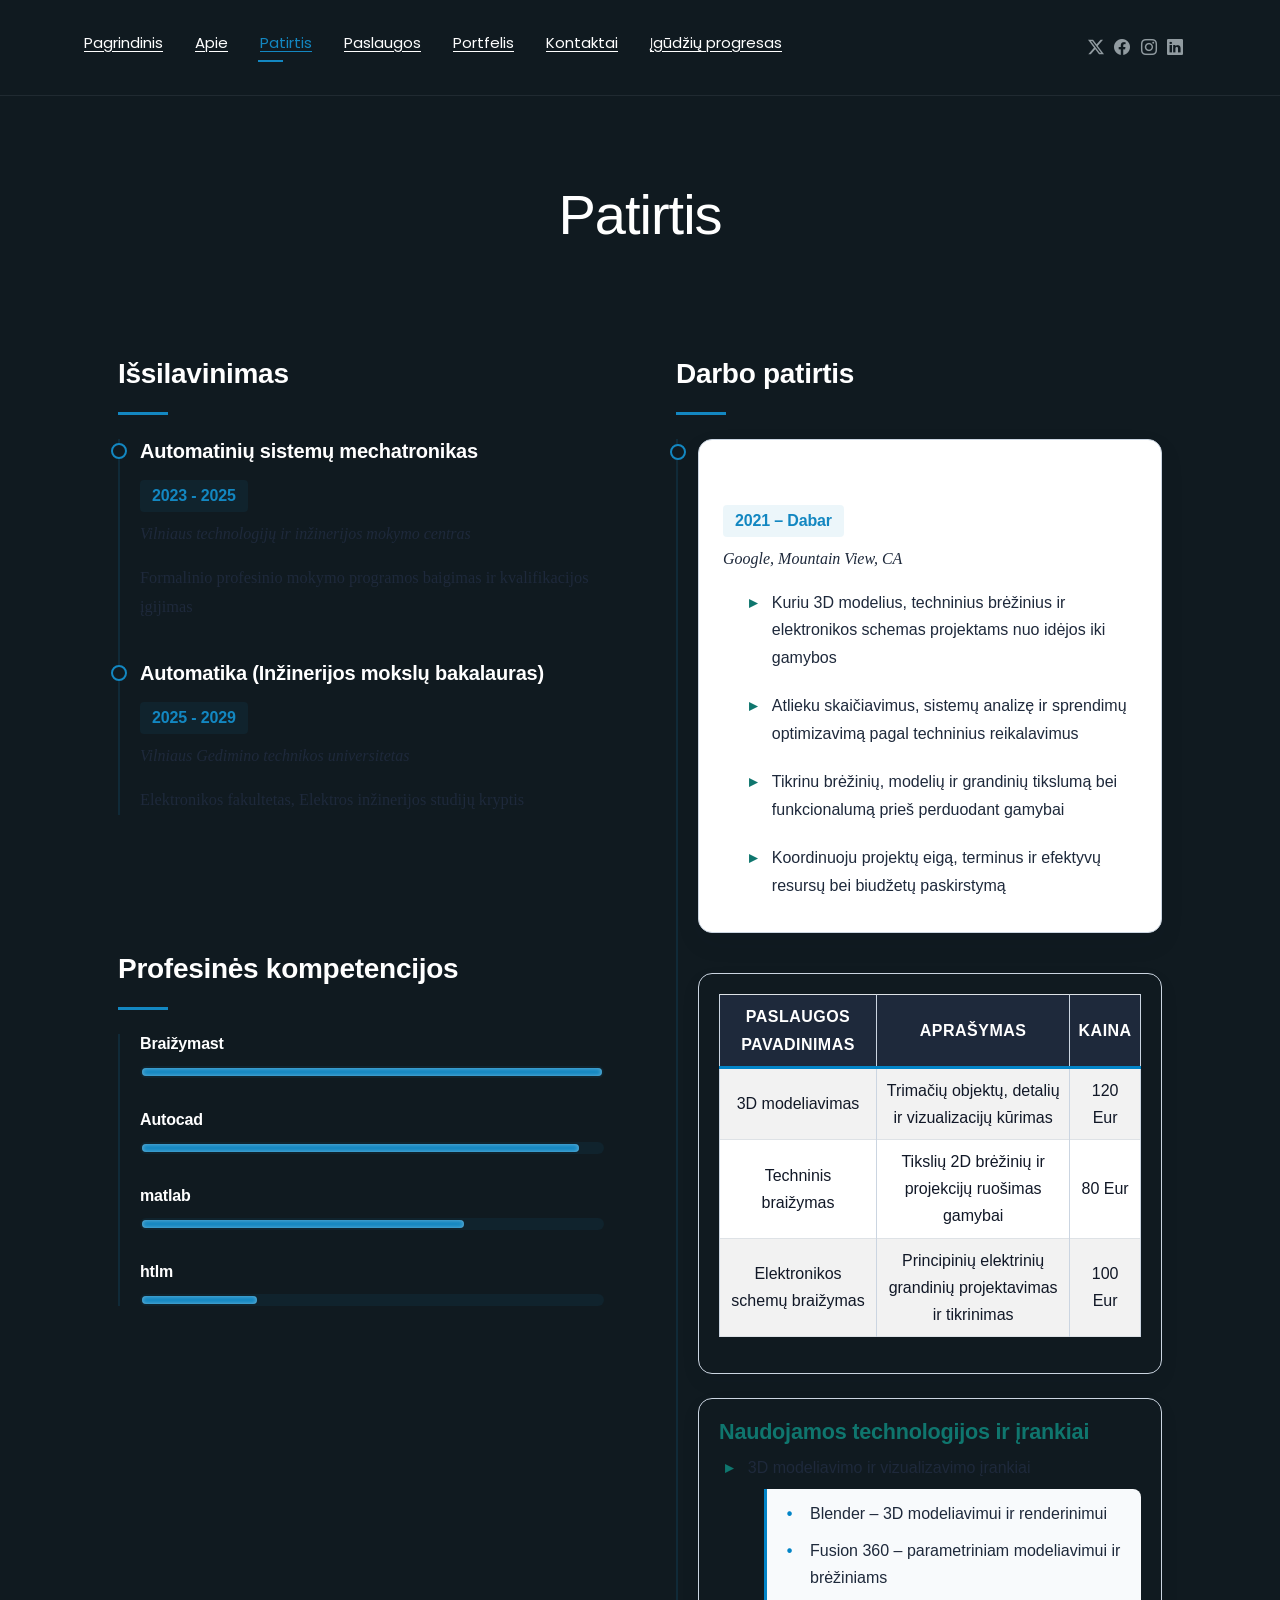
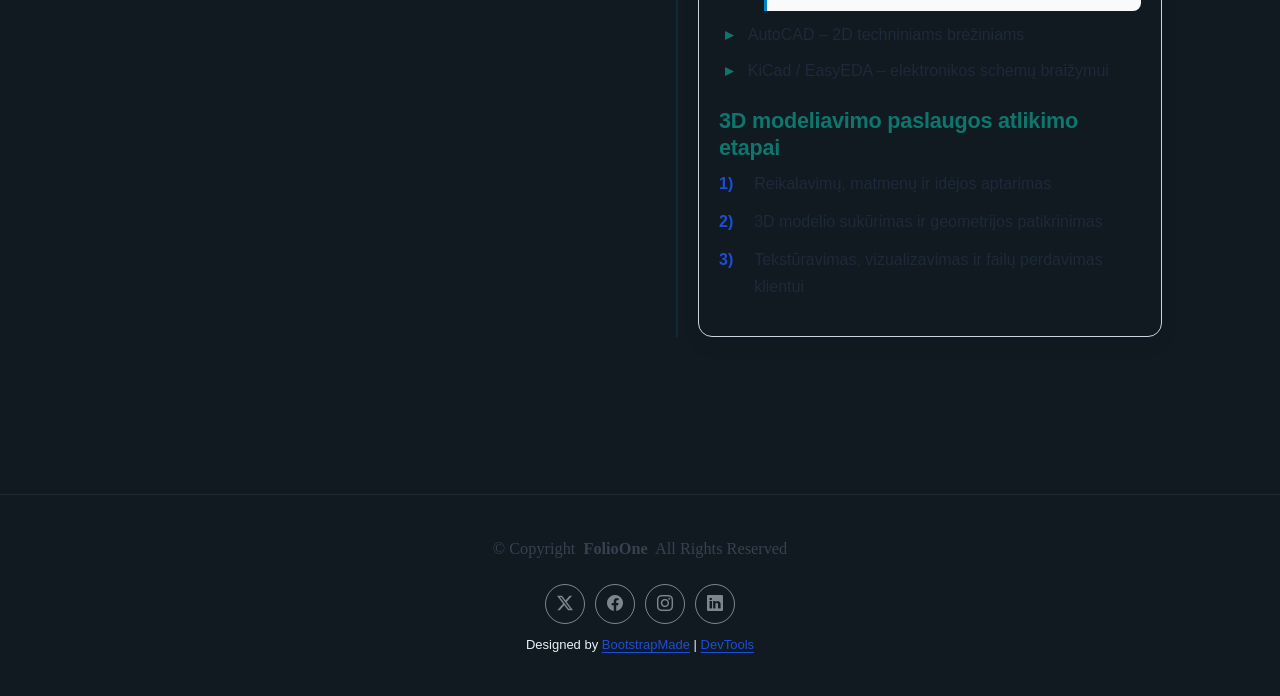
<file: resume.html>
<!DOCTYPE html>
<html lang="en">

<head>
  <meta charset="utf-8">
  <meta content="width=device-width, initial-scale=1.0" name="viewport">
  <title>Resume - FolioOne Bootstrap Template</title>
  <meta name="description" content="">
  <meta name="keywords" content="">

  <!-- Favicons -->
  <link href="assets/img/favicon.png" rel="icon">
  <link href="assets/img/apple-touch-icon.png" rel="apple-touch-icon">

  <!-- Fonts -->
  <link href="https://fonts.googleapis.com" rel="preconnect">
  <link href="https://fonts.gstatic.com" rel="preconnect" crossorigin>
  <link href="https://fonts.googleapis.com/css2?family=Roboto:ital,wght@0,100;0,300;0,400;0,500;0,700;0,900;1,100;1,300;1,400;1,500;1,700;1,900&family=Poppins:ital,wght@0,100;0,200;0,300;0,400;0,500;0,600;0,700;0,800;0,900;1,100;1,200;1,300;1,400;1,500;1,600;1,700;1,800;1,900&family=Raleway:ital,wght@0,100;0,200;0,300;0,400;0,500;0,600;0,700;0,800;0,900;1,100;1,200;1,300;1,400;1,500;1,600;1,700;1,800;1,900&display=swap" rel="stylesheet">

  <!-- Vendor CSS Files -->
  <link href="assets/vendor/bootstrap/css/bootstrap.min.css" rel="stylesheet">
  <link href="assets/vendor/bootstrap-icons/bootstrap-icons.css" rel="stylesheet">
  <link href="assets/vendor/aos/aos.css" rel="stylesheet">
  <link href="assets/vendor/swiper/swiper-bundle.min.css" rel="stylesheet">
  <link href="assets/vendor/glightbox/css/glightbox.min.css" rel="stylesheet">

  <!-- Main CSS File -->
  <link href="assets/css/main.css" rel="stylesheet">
  <link href="assets/css/custom.css" rel="stylesheet">

  <!-- =======================================================
  * Template Name: FolioOne
  * Template URL: https://bootstrapmade.com/folioone-bootstrap-portfolio-website-template/
  * Updated: Aug 23 2025 with Bootstrap v5.3.7
  * Author: BootstrapMade.com
  * License: https://bootstrapmade.com/license/
  ======================================================== -->
</head>

<body class="resume-page">

  <header id="header" class="header d-flex align-items-center light-background sticky-top">
    <div class="container position-relative d-flex align-items-center justify-content-between">

      <!-- <a href="index.html" class="logo d-flex align-items-center me-auto me-xl-0">
      <img src="assets/img/logo.webp" alt="">
      <h1 class="sitename">FolioOne</h1> 
    </a> -->

      <nav id="navmenu" class="navmenu">
        <ul>
          <li><a href="index.html">Pagrindinis</a></li>
          <li><a href="about.html" >Apie</a></li>
          <li><a href="resume.html"class="active">Patirtis</a></li>
          <li><a href="services.html">Paslaugos</a></li>
          <li><a href="portfolio.html">Portfelis</a></li>
          <li><a href="contact.html">Kontaktai</a></li>
          <li><a href="index.html#skill-kanban">Įgūdžių progresas</a></li>
        </ul>
        <i class="mobile-nav-toggle d-xl-none bi bi-list"></i>
      </nav>

      <div class="header-social-links">
        <a href="#" class="twitter"><i class="bi bi-twitter-x"></i></a>
        <a href="#" class="facebook"><i class="bi bi-facebook"></i></a>
        <a href="#" class="instagram"><i class="bi bi-instagram"></i></a>
        <a href="#" class="linkedin"><i class="bi bi-linkedin"></i></a>
      </div>

    </div>
  </header>

  <main class="main">

    <!-- Resume Section -->
    <section id="resume" class="resume section">

      <!-- Section Title -->
      <div class="container section-title" data-aos="fade-up">
        <h2>Patirtis</h2>
      </div><!-- End Section Title -->

      <div class="container" data-aos="fade-up" data-aos-delay="100">

        <div class="row">
          <div class="col-lg-6">

            <!-- Education Section -->
            <div class="resume-item" data-aos="fade-up">
              <h3 class="resume-title">Išsilavinimas</h3>

              <div class="resume-content">
                <article class="education-item">
                  <h4>Automatinių sistemų mechatronikas</h4>
                  <h5>2023 - 2025</h5>
                  <p class="institution"><em>Vilniaus technologijų ir inžinerijos mokymo centras</em></p>
                  <p>Formalinio profesinio mokymo programos baigimas ir kvalifikacijos įgijimas</p>
                </article>

                <article class="education-item">
                  <h4>Automatika (Inžinerijos mokslų bakalauras)</h4>
                  <h5>2025 - 2029</h5>
                  <p class="institution"><em>Vilniaus Gedimino technikos universitetas</em></p>
                  <p>Elektronikos fakultetas, Elektros inžinerijos studijų kryptis</p>
                </article>
              </div>
            </div><!-- End Education Section -->

            <!-- Professional Skills Section -->
            <div class="resume-item skills-animation" data-aos="fade-up">
              <h3 class="resume-title">Profesinės kompetencijos</h3>

              <div class="resume-content">
                <div class="skill-item">
                  <h4>Braižymast</h4>
                  <div class="progress">
                    <div class="progress-bar" role="progressbar" aria-valuenow="100" aria-valuemin="0" aria-valuemax="100"></div>
                  </div>
                </div>

                <div class="skill-item">
                  <h4>Autocad</h4>
                  <div class="progress">
                    <div class="progress-bar" role="progressbar" aria-valuenow="95" aria-valuemin="0" aria-valuemax="100"></div>
                  </div>
                </div>

                <div class="skill-item">
                  <h4>matlab</h4>
                  <div class="progress">
                    <div class="progress-bar" role="progressbar" aria-valuenow="70" aria-valuemin="0" aria-valuemax="100"></div>
                  </div>
                </div>

                <div class="skill-item">
                  <h4>htlm</h4>
                  <div class="progress">
                    <div class="progress-bar" role="progressbar" aria-valuenow="25" aria-valuemin="0" aria-valuemax="100"></div>
                  </div>
                </div>
              </div>
            </div><!-- End Professional Skills Section -->
          </div>

          <div class="col-lg-6">
            <!-- Experience Section -->
            <div class="resume-item" data-aos="fade-up" data-aos-delay="100">
              <h3 class="resume-title">Darbo patirtis</h3>

              <div class="resume-content">
                <article class="experience-item">
                  <h4>Inžinierius konstruktorius / 3D dizaineris</h4>
                  <h5>2021 – Dabar</h5>
                  <p class="company"><em>Google, Mountain View, CA</em></p>
                  <ul>
                    <li>Kuriu 3D modelius, techninius brėžinius ir elektronikos schemas projektams nuo idėjos iki gamybos</li>
                    <li>Atlieku skaičiavimus, sistemų analizę ir sprendimų optimizavimą pagal techninius reikalavimus</li>
                    <li>Tikrinu brėžinių, modelių ir grandinių tikslumą bei funkcionalumą prieš perduodant gamybai</li>
                    <li>Koordinuoju projektų eigą, terminus ir efektyvų resursų bei biudžetų paskirstymą</li>
                  </ul>
                </article>

                </article>
          <!-- Paslaugų lentelė (Services Table) -->
          <div class="table-responsive mt-4">
  <table class="table table-bordered table-striped">
    <thead>
      <tr>
        <th>Paslaugos pavadinimas</th>
        <th>Aprašymas</th>
        <th>Kaina</th>
      </tr>
    </thead>
    <tbody>
      <tr>
        <td>3D modeliavimas</td>
        <td>Trimačių objektų, detalių ir vizualizacijų kūrimas</td>
        <td>120 Eur</td>
      </tr>
      <tr>
        <td>Techninis braižymas</td>
        <td>Tikslių 2D brėžinių ir projekcijų ruošimas gamybai</td>
        <td>80 Eur</td>
      </tr>
      <tr>
        <td>Elektronikos schemų braižymas</td>
        <td>Principinių elektrinių grandinių projektavimas ir tikrinimas</td>
        <td>100 Eur</td>
      </tr>
    </tbody>
  </table>
           </div>
           <!-- Paslaugų sąrašai (Services Lists) -->
          <div class="services-lists mt-4">
  <h4>Naudojamos technologijos ir įrankiai</h4>
  <ul>
    <li>
      3D modeliavimo ir vizualizavimo įrankiai
      <ul>
        <li>Blender – 3D modeliavimui ir renderinimui</li>
        <li>Fusion 360 – parametriniam modeliavimui ir brėžiniams</li>
      </ul>
    </li>
    <li>AutoCAD – 2D techniniams brėžiniams</li>
    <li>KiCad / EasyEDA – elektronikos schemų braižymui</li>
  </ul>

  <h4 class="mt-4">3D modeliavimo paslaugos atlikimo etapai</h4>
  <ol>
    <li>Reikalavimų, matmenų ir idėjos aptarimas</li>
    <li>3D modelio sukūrimas ir geometrijos patikrinimas</li>
    <li>Tekstūravimas, vizualizavimas ir failų perdavimas klientui</li>
  </ol>
           </div>

              </div>
            </div><!-- End Experience Section -->
          </div>
        </div>

      </div>

    </section><!-- /Resume Section -->

  </main>

  <footer id="footer" class="footer">

    <div class="container">
      <div class="copyright text-center ">
        <p>© <span>Copyright</span> <strong class="px-1 sitename">FolioOne</strong> <span>All Rights Reserved<br></span></p>
      </div>
      <div class="social-links d-flex justify-content-center">
        <a href=""><i class="bi bi-twitter-x"></i></a>
        <a href=""><i class="bi bi-facebook"></i></a>
        <a href=""><i class="bi bi-instagram"></i></a>
        <a href=""><i class="bi bi-linkedin"></i></a>
      </div>
      <div class="credits">
        <!-- All the links in the footer should remain intact. -->
        <!-- You can delete the links only if you've purchased the pro version. -->
        <!-- Licensing information: https://bootstrapmade.com/license/ -->
        <!-- Purchase the pro version with working PHP/AJAX contact form: [buy-url] -->
        Designed by <a href="https://bootstrapmade.com/">BootstrapMade</a> | <a href="https://bootstrapmade.com/tools/">DevTools</a>
      </div>
    </div>
    
  </footer>


  <!-- Scroll Top -->
  <a href="#" id="scroll-top" class="scroll-top d-flex align-items-center justify-content-center"><i class="bi bi-arrow-up-short"></i></a>

  <!-- Preloader -->
  <div id="preloader"></div>

  <!-- Vendor JS Files -->
  <script src="assets/vendor/bootstrap/js/bootstrap.bundle.min.js"></script>
  <script src="assets/vendor/php-email-form/validate.js"></script>
  <script src="assets/vendor/aos/aos.js"></script>
  <script src="assets/vendor/typed.js/typed.umd.js"></script>
  <script src="assets/vendor/waypoints/noframework.waypoints.js"></script>
  <script src="assets/vendor/purecounter/purecounter_vanilla.js"></script>
  <script src="assets/vendor/swiper/swiper-bundle.min.js"></script>
  <script src="assets/vendor/imagesloaded/imagesloaded.pkgd.min.js"></script>
  <script src="assets/vendor/isotope-layout/isotope.pkgd.min.js"></script>
  <script src="assets/vendor/glightbox/js/glightbox.min.js"></script>

  <!-- Main JS File -->
  <script src="assets/js/main.js"></script>

</body>

</html>
</file>
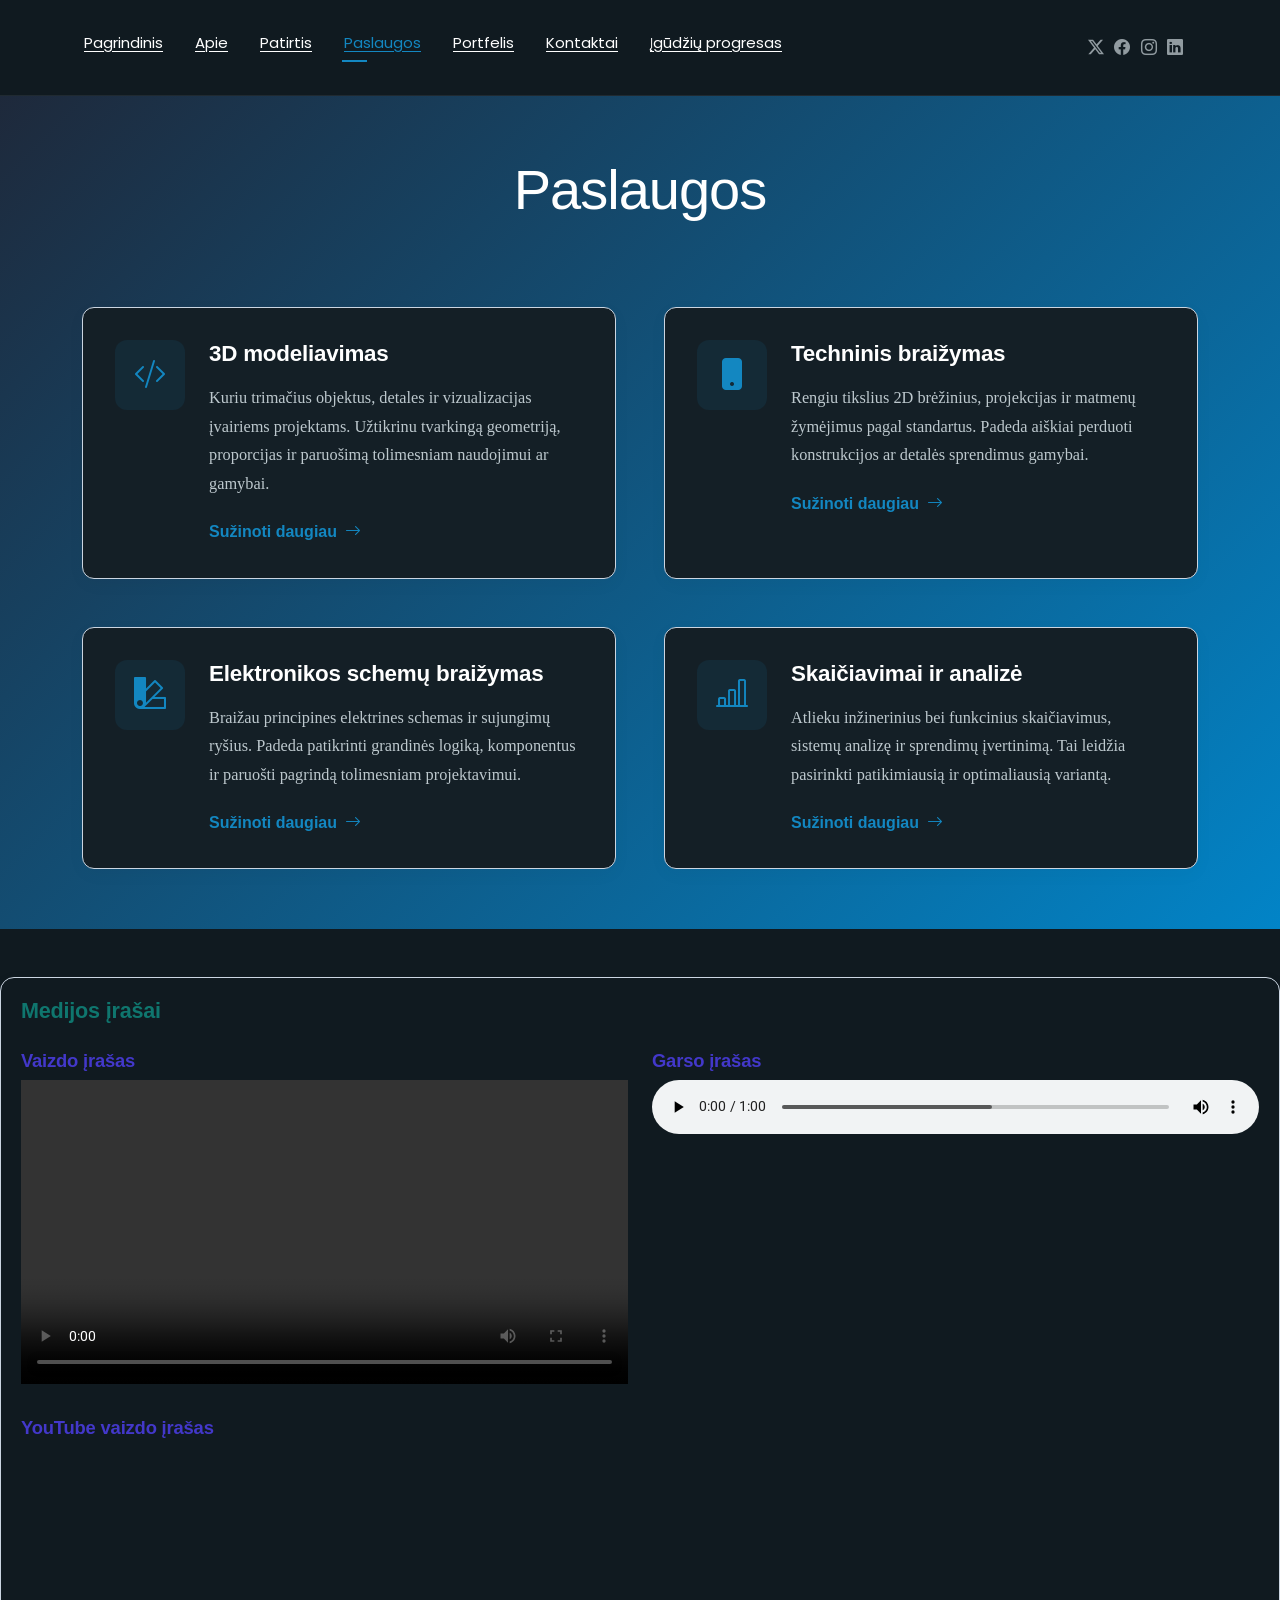
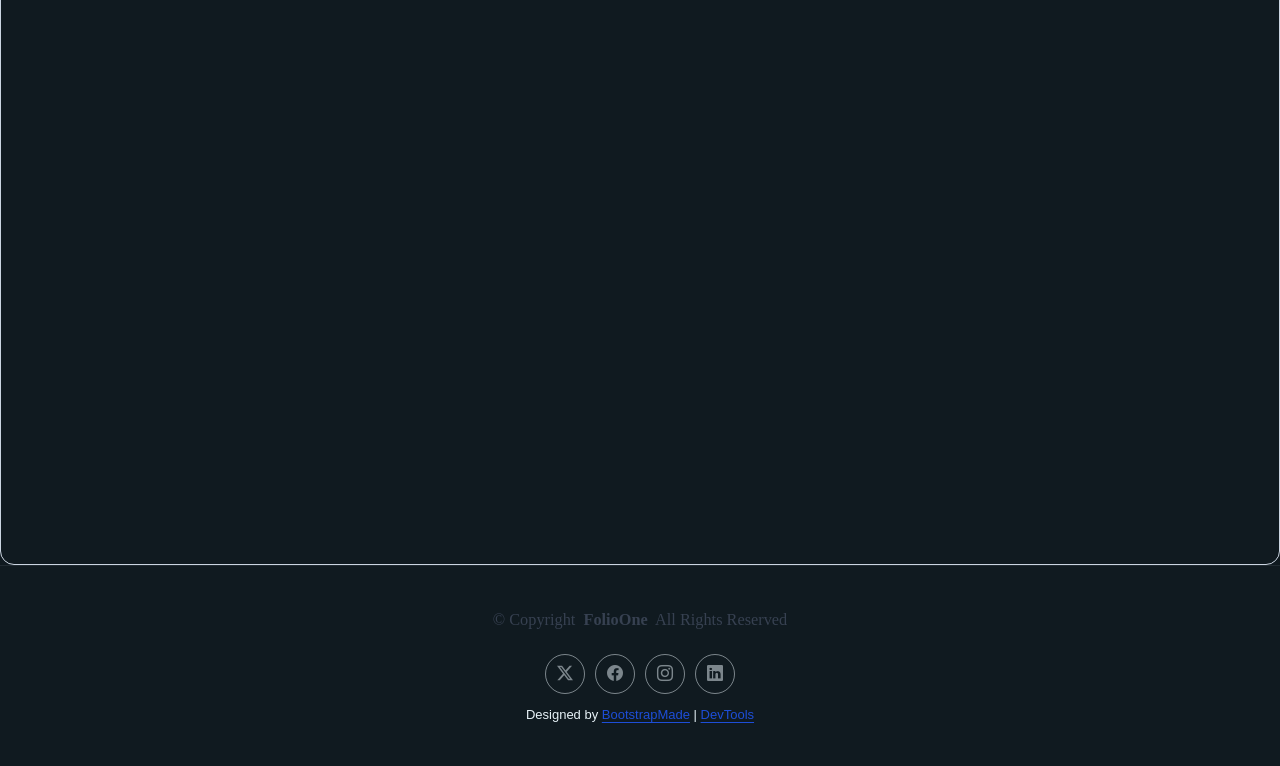
<file: services.html>
<!DOCTYPE html>
<html lang="en">

<head>
  <meta charset="utf-8">
  <meta content="width=device-width, initial-scale=1.0" name="viewport">
  <title>Services - FolioOne Bootstrap Template</title>
  <meta name="description" content="">
  <meta name="keywords" content="">

  <!-- Favicons -->
  <link href="assets/img/favicon.png" rel="icon">
  <link href="assets/img/apple-touch-icon.png" rel="apple-touch-icon">

  <!-- Fonts -->
  <link href="https://fonts.googleapis.com" rel="preconnect">
  <link href="https://fonts.gstatic.com" rel="preconnect" crossorigin>
  <link href="https://fonts.googleapis.com/css2?family=Roboto:ital,wght@0,100;0,300;0,400;0,500;0,700;0,900;1,100;1,300;1,400;1,500;1,700;1,900&family=Poppins:ital,wght@0,100;0,200;0,300;0,400;0,500;0,600;0,700;0,800;0,900;1,100;1,200;1,300;1,400;1,500;1,600;1,700;1,800;1,900&family=Raleway:ital,wght@0,100;0,200;0,300;0,400;0,500;0,600;0,700;0,800;0,900;1,100;1,200;1,300;1,400;1,500;1,600;1,700;1,800;1,900&display=swap" rel="stylesheet">

  <!-- Vendor CSS Files -->
  <link href="assets/vendor/bootstrap/css/bootstrap.min.css" rel="stylesheet">
  <link href="assets/vendor/bootstrap-icons/bootstrap-icons.css" rel="stylesheet">
  <link href="assets/vendor/aos/aos.css" rel="stylesheet">
  <link href="assets/vendor/swiper/swiper-bundle.min.css" rel="stylesheet">
  <link href="assets/vendor/glightbox/css/glightbox.min.css" rel="stylesheet">

  <!-- Main CSS File -->
  <link href="assets/css/main.css" rel="stylesheet">
  <link href="assets/css/custom.css" rel="stylesheet">
  
  <!-- =======================================================
  * Template Name: FolioOne
  * Template URL: https://bootstrapmade.com/folioone-bootstrap-portfolio-website-template/
  * Updated: Aug 23 2025 with Bootstrap v5.3.7
  * Author: BootstrapMade.com
  * License: https://bootstrapmade.com/license/
  ======================================================== -->
</head>

<body class="services-page">

  <header id="header" class="header d-flex align-items-center light-background sticky-top">
    <div class="container position-relative d-flex align-items-center justify-content-between">

      <!-- <a href="index.html" class="logo d-flex align-items-center me-auto me-xl-0">
      <img src="assets/img/logo.webp" alt="">
      <h1 class="sitename">FolioOne</h1> 
    </a> -->

      <nav id="navmenu" class="navmenu">
        <ul>
          <li><a href="index.html">Pagrindinis</a></li>
          <li><a href="about.html" >Apie</a></li>
          <li><a href="resume.html">Patirtis</a></li>
          <li><a href="services.html"class="active">Paslaugos</a></li>
          <li><a href="portfolio.html">Portfelis</a></li>
          <li><a href="contact.html">Kontaktai</a></li>
          <li><a href="index.html#skill-kanban">Įgūdžių progresas</a></li>
        </ul>
        <i class="mobile-nav-toggle d-xl-none bi bi-list"></i>
      </nav>

      <div class="header-social-links">
        <a href="#" class="twitter"><i class="bi bi-twitter-x"></i></a>
        <a href="#" class="facebook"><i class="bi bi-facebook"></i></a>
        <a href="#" class="instagram"><i class="bi bi-instagram"></i></a>
        <a href="#" class="linkedin"><i class="bi bi-linkedin"></i></a>
      </div>

    </div>
  </header>

  <main class="main">

    <!-- Services Section -->
    <section id="services" class="services section services-animated-bg">

      <!-- Section Title -->
      <div class="container section-title" data-aos="fade-up">
        <h2>Paslaugos</h2>
      </div><!-- End Section Title -->

      <div class="container" data-aos="fade-up" data-aos-delay="100">

        <div class="row justify-content-center g-5">

          <div class="col-md-6" data-aos="fade-right" data-aos-delay="100">
            <div class="service-item">
              <div class="service-icon">
                <i class="bi bi-code-slash"></i>
              </div>
              <div class="service-content">
                <h3>3D modeliavimas</h3>
                <p>Kuriu trimačius objektus, detales ir vizualizacijas įvairiems projektams. Užtikrinu tvarkingą geometriją, proporcijas ir paruošimą tolimesniam naudojimui ar gamybai.</p>
                <a href="" class="service-link">
                  <span>Sužinoti daugiau</span>
                  <i class="bi bi-arrow-right"></i>
                </a>
              </div>
            </div>
          </div><!-- End Service Item -->

          <div class="col-md-6" data-aos="fade-left" data-aos-delay="100">
            <div class="service-item">
              <div class="service-icon">
                <i class="bi bi-phone-fill"></i>
              </div>
              <div class="service-content">
                <h3>Techninis braižymas</h3>
                <p>Rengiu tikslius 2D brėžinius, projekcijas ir matmenų žymėjimus pagal standartus. Padeda aiškiai perduoti konstrukcijos ar detalės sprendimus gamybai.</p>
                <a href="" class="service-link">
                  <span>Sužinoti daugiau</span>
                  <i class="bi bi-arrow-right"></i>
                </a>
              </div>
            </div>
          </div><!-- End Service Item -->

          <div class="col-md-6" data-aos="fade-right" data-aos-delay="200">
            <div class="service-item">
              <div class="service-icon">
                <i class="bi bi-palette2"></i>
              </div>
              <div class="service-content">
                <h3>Elektronikos schemų braižymas</h3>
                <p>Braižau principines elektrines schemas ir sujungimų ryšius. Padeda patikrinti grandinės logiką, komponentus ir paruošti pagrindą tolimesniam projektavimui.</p>
                <a href="" class="service-link">
                  <span>Sužinoti daugiau</span>
                  <i class="bi bi-arrow-right"></i>
                </a>
              </div>
            </div>
          </div><!-- End Service Item -->

          <div class="col-md-6" data-aos="fade-left" data-aos-delay="200">
            <div class="service-item">
              <div class="service-icon">
                <i class="bi bi-bar-chart-line"></i>
              </div>
              <div class="service-content">
                <h3>Skaičiavimai ir analizė</h3>
                <p>Atlieku inžinerinius bei funkcinius skaičiavimus, sistemų analizę ir sprendimų įvertinimą. Tai leidžia pasirinkti patikimiausią ir optimaliausią variantą.</p>
                <a href="" class="service-link">
                  <span>Sužinoti daugiau</span>
                  <i class="bi bi-arrow-right"></i>
                </a>
              </div>
            </div>
          </div><!-- End Service Item -->

        </div>

      </div>

    </section><!-- /Services Section -->

    <!-- Paslaugų medijos įrašai (Services Media) -->
  <div class="services-media mt-5">
  <h4 class="mb-4">Medijos įrašai</h4>

  <div class="row g-4">
    <!-- b. Vaizdo įrašas (<video>) -->
    <div class="col-md-6">
      <h5>Vaizdo įrašas</h5>
      <video class="w-100" controls>
        <source src="assets/media/typing.mp4" type="video/mp4">
        Jūsų naršyklė nepalaiko vaizdo įrašų grotuvo.
      </video>
    </div>

    <!-- d. Garso įrašas (<audio>) -->
    <div class="col-md-6">
      <h5>Garso įrašas</h5>
      <audio class="w-100" controls>
        <source src="assets/media/clock-ticking.mp3" type="audio/mpeg">
        Jūsų naršyklė nepalaiko garso įrašų grotuvo.
      </audio>
    </div>

    <!-- c. YouTube įrašas (<iframe>) -->
    <div class="col-12">
      <h5>YouTube vaizdo įrašas</h5>
      <div class="ratio ratio-16x9">
        <iframe
          src="https://www.youtube.com/embed/BoUVIhtqjAw"
          title="YouTube video player"
          allow="accelerometer; autoplay; clipboard-write; encrypted-media; gyroscope; picture-in-picture; web-share"
          allowfullscreen>
        </iframe>
      </div>
    </div>
  </div>
   </div>
  </main>

  <footer id="footer" class="footer">

    <div class="container">
      <div class="copyright text-center ">
        <p>© <span>Copyright</span> <strong class="px-1 sitename">FolioOne</strong> <span>All Rights Reserved<br></span></p>
      </div>
      <div class="social-links d-flex justify-content-center">
        <a href=""><i class="bi bi-twitter-x"></i></a>
        <a href=""><i class="bi bi-facebook"></i></a>
        <a href=""><i class="bi bi-instagram"></i></a>
        <a href=""><i class="bi bi-linkedin"></i></a>
      </div>
      <div class="credits">
        <!-- All the links in the footer should remain intact. -->
        <!-- You can delete the links only if you've purchased the pro version. -->
        <!-- Licensing information: https://bootstrapmade.com/license/ -->
        <!-- Purchase the pro version with working PHP/AJAX contact form: [buy-url] -->
        Designed by <a href="https://bootstrapmade.com/">BootstrapMade</a> | <a href="https://bootstrapmade.com/tools/">DevTools</a>
      </div>
    </div>

  </footer>

  <!-- Scroll Top -->
  <a href="#" id="scroll-top" class="scroll-top d-flex align-items-center justify-content-center"><i class="bi bi-arrow-up-short"></i></a>

  <!-- Preloader -->
  <div id="preloader"></div>

  <!-- Vendor JS Files -->
  <script src="assets/vendor/bootstrap/js/bootstrap.bundle.min.js"></script>
  <script src="assets/vendor/php-email-form/validate.js"></script>
  <script src="assets/vendor/aos/aos.js"></script>
  <script src="assets/vendor/typed.js/typed.umd.js"></script>
  <script src="assets/vendor/waypoints/noframework.waypoints.js"></script>
  <script src="assets/vendor/purecounter/purecounter_vanilla.js"></script>
  <script src="assets/vendor/swiper/swiper-bundle.min.js"></script>
  <script src="assets/vendor/imagesloaded/imagesloaded.pkgd.min.js"></script>
  <script src="assets/vendor/isotope-layout/isotope.pkgd.min.js"></script>
  <script src="assets/vendor/glightbox/js/glightbox.min.js"></script>

  <!-- Main JS File -->
  <script src="assets/js/main.js"></script>

</body>

</html>
</file>
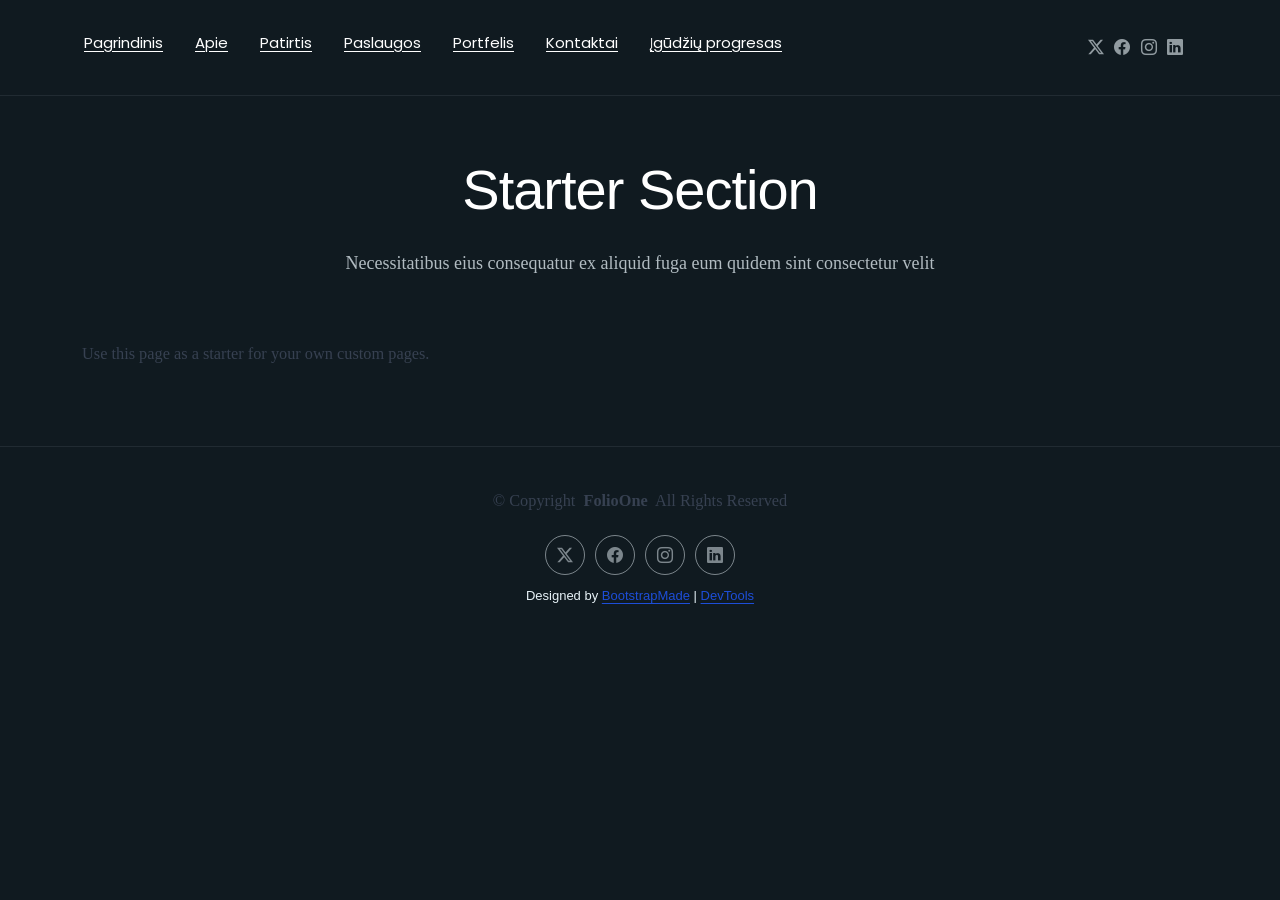
<file: starter-page.html>
<!DOCTYPE html>
<html lang="en">

<head>
  <meta charset="utf-8">
  <meta content="width=device-width, initial-scale=1.0" name="viewport">
  <title>Starter Page - FolioOne Bootstrap Template</title>
  <meta name="description" content="">
  <meta name="keywords" content="">

  <!-- Favicons -->
  <link href="assets/img/favicon.png" rel="icon">
  <link href="assets/img/apple-touch-icon.png" rel="apple-touch-icon">

  <!-- Fonts -->
  <link href="https://fonts.googleapis.com" rel="preconnect">
  <link href="https://fonts.gstatic.com" rel="preconnect" crossorigin>
  <link href="https://fonts.googleapis.com/css2?family=Roboto:ital,wght@0,100;0,300;0,400;0,500;0,700;0,900;1,100;1,300;1,400;1,500;1,700;1,900&family=Poppins:ital,wght@0,100;0,200;0,300;0,400;0,500;0,600;0,700;0,800;0,900;1,100;1,200;1,300;1,400;1,500;1,600;1,700;1,800;1,900&family=Raleway:ital,wght@0,100;0,200;0,300;0,400;0,500;0,600;0,700;0,800;0,900;1,100;1,200;1,300;1,400;1,500;1,600;1,700;1,800;1,900&display=swap" rel="stylesheet">

  <!-- Vendor CSS Files -->
  <link href="assets/vendor/bootstrap/css/bootstrap.min.css" rel="stylesheet">
  <link href="assets/vendor/bootstrap-icons/bootstrap-icons.css" rel="stylesheet">
  <link href="assets/vendor/aos/aos.css" rel="stylesheet">
  <link href="assets/vendor/swiper/swiper-bundle.min.css" rel="stylesheet">
  <link href="assets/vendor/glightbox/css/glightbox.min.css" rel="stylesheet">

  <!-- Main CSS File -->
  <link href="assets/css/main.css" rel="stylesheet">
  <link href="assets/css/custom.css" rel="stylesheet">
  <!-- =======================================================
  * Template Name: FolioOne
  * Template URL: https://bootstrapmade.com/folioone-bootstrap-portfolio-website-template/
  * Updated: Aug 23 2025 with Bootstrap v5.3.7
  * Author: BootstrapMade.com
  * License: https://bootstrapmade.com/license/
  ======================================================== -->
</head>

<body class="starter-page-page">

  <header id="header" class="header d-flex align-items-center light-background sticky-top">
    <div class="container position-relative d-flex align-items-center justify-content-between">

      <!-- <a href="index.html" class="logo d-flex align-items-center me-auto me-xl-0">
      <img src="assets/img/logo.webp" alt="">
      <h1 class="sitename">FolioOne</h1> 
    </a> -->

      <nav id="navmenu" class="navmenu">
        <ul>
          <li><a href="index.html">Pagrindinis</a></li>
          <li><a href="about.html" >Apie</a></li>
          <li><a href="resume.html">Patirtis</a></li>
          <li><a href="services.html">Paslaugos</a></li>
          <li><a href="portfolio.html">Portfelis</a></li>
          <li><a href="contact.html">Kontaktai</a></li>
          <li><a href="index.html#skill-kanban">Įgūdžių progresas</a></li>
        </ul>
        <i class="mobile-nav-toggle d-xl-none bi bi-list"></i>
      </nav>

      <div class="header-social-links">
        <a href="#" class="twitter"><i class="bi bi-twitter-x"></i></a>
        <a href="#" class="facebook"><i class="bi bi-facebook"></i></a>
        <a href="#" class="instagram"><i class="bi bi-instagram"></i></a>
        <a href="#" class="linkedin"><i class="bi bi-linkedin"></i></a>
      </div>

    </div>
  </header>

  <main class="main">

    <!-- Starter Section Section -->
    <section id="starter-section" class="starter-section section">

      <!-- Section Title -->
      <div class="container section-title" data-aos="fade-up">
        <h2>Starter Section</h2>
        <p>Necessitatibus eius consequatur ex aliquid fuga eum quidem sint consectetur velit</p>
      </div><!-- End Section Title -->

      <div class="container" data-aos="fade-up">
        <p>Use this page as a starter for your own custom pages.</p>
      </div>

    </section><!-- /Starter Section Section -->

  </main>

  <footer id="footer" class="footer">

    <div class="container">
      <div class="copyright text-center ">
        <p>© <span>Copyright</span> <strong class="px-1 sitename">FolioOne</strong> <span>All Rights Reserved<br></span></p>
      </div>
      <div class="social-links d-flex justify-content-center">
        <a href=""><i class="bi bi-twitter-x"></i></a>
        <a href=""><i class="bi bi-facebook"></i></a>
        <a href=""><i class="bi bi-instagram"></i></a>
        <a href=""><i class="bi bi-linkedin"></i></a>
      </div>
      <div class="credits">
        <!-- All the links in the footer should remain intact. -->
        <!-- You can delete the links only if you've purchased the pro version. -->
        <!-- Licensing information: https://bootstrapmade.com/license/ -->
        <!-- Purchase the pro version with working PHP/AJAX contact form: [buy-url] -->
        Designed by <a href="https://bootstrapmade.com/">BootstrapMade</a> | <a href="https://bootstrapmade.com/tools/">DevTools</a>
      </div>
    </div>

  </footer>

  <!-- Scroll Top -->
  <a href="#" id="scroll-top" class="scroll-top d-flex align-items-center justify-content-center"><i class="bi bi-arrow-up-short"></i></a>

  <!-- Preloader -->
  <div id="preloader"></div>

  <!-- Vendor JS Files -->
  <script src="assets/vendor/bootstrap/js/bootstrap.bundle.min.js"></script>
  <script src="assets/vendor/php-email-form/validate.js"></script>
  <script src="assets/vendor/aos/aos.js"></script>
  <script src="assets/vendor/typed.js/typed.umd.js"></script>
  <script src="assets/vendor/waypoints/noframework.waypoints.js"></script>
  <script src="assets/vendor/purecounter/purecounter_vanilla.js"></script>
  <script src="assets/vendor/swiper/swiper-bundle.min.js"></script>
  <script src="assets/vendor/imagesloaded/imagesloaded.pkgd.min.js"></script>
  <script src="assets/vendor/isotope-layout/isotope.pkgd.min.js"></script>
  <script src="assets/vendor/glightbox/js/glightbox.min.js"></script>

  <!-- Main JS File -->
  <script src="assets/js/main.js"></script>

</body>

</html>
</file>
<file: assets/css/custom.css>
body {
  font-family: 'Verdana', 'Segoe UI', Tahoma, Geneva, Verdana, sans-serif;
  font-size: 16px;
  line-height: 1.7;
  color: #1f2937;
}

p {
  font-family: 'Georgia', 'Times New Roman', serif;
  font-size: 1.02rem;
  line-height: 1.75;
  color: #374151;
  margin-bottom: 1.1rem;
}

h1, h2, h3, h4, h5, h6 {
  font-family: 'Trebuchet MS', 'Arial Black', sans-serif;
  line-height: 1.25;
  letter-spacing: -0.01em;
}

h1 {
  font-size: 2.75rem;
  font-weight: 700;
  color: #0f172a;
}

h2 {
  font-size: 2.15rem;
  font-weight: 700;
  color: #1d4ed8;
}

h3 {
  font-size: 1.65rem;
  font-weight: 600;
  color: #1e3a8a;
}

h4 {
  font-size: 1.35rem;
  font-weight: 600;
  color: #0f766e;
}

h5 {
  font-size: 1.15rem;
  font-weight: 600;
  color: #4338ca;
}

h6 {
  font-size: 1rem;
  font-weight: 700;
  text-transform: uppercase;
  letter-spacing: 0.05em;
  color: #6b7280;
}


a {
  color: #1d4ed8;
  text-decoration: underline;
  text-underline-offset: 3px;
  transition: color 0.2s ease, opacity 0.2s ease;
}

a:hover {
  color: #0f766e;
  text-decoration: none;
}

a:active {
  color: #0f172a;
}


.btn,
button,
input[type="submit"],
input[type="button"] {
  background-color: #0f766e;
  color: #ffffff;
  border: 2px solid #0f766e;
  border-radius: 10px;
  padding: 0.55rem 1.2rem;
  font-weight: 600;
  transition: background-color 0.2s ease, border-color 0.2s ease, transform 0.15s ease;
}

.btn:hover,
button:hover,
input[type="submit"]:hover,
input[type="button"]:hover {
  background-color: #115e59;
  border-color: #115e59;
  color: #ffffff;
  transform: translateY(-1px);
}

.btn:active,
button:active,
input[type="submit"]:active,
input[type="button"]:active {
  background-color: #134e4a;
  border-color: #134e4a;
  color: #ffffff;
  transform: translateY(1px);
}


#about,
.about,
#resume,
.resume,
#portfolio,
.portfolio {
  padding-top: 85px;
  padding-bottom: 85px;
}

#about .container,
#resume .container,
#portfolio .container {
  padding-left: 24px;
  padding-right: 24px;
}

.resume-item,
.experience-item,
.portfolio-item,
.portfolio-card {
  margin-bottom: 28px;
  padding: 24px;
}

section .experience-item,
section .service-item,
section .portfolio-item,
section .portfolio-card,
section .info-item {
  background-color: #ffffff;
  border: 1px solid #cbd5e1;
  border-radius: 14px;
  box-shadow: 0 10px 24px rgba(15, 23, 42, 0.08);
}

.table-responsive,
.services-lists,
.services-media {
  border: 1px solid #cbd5e1;
  border-radius: 14px;
  padding: 20px;
  margin-top: 28px;
  box-shadow: 0 8px 20px rgba(15, 23, 42, 0.06);
}


.scroll-top {
  background-color: #0f172a;
  border: 2px solid #38bdf8;
  border-radius: 12px;
  box-shadow: 0 8px 18px rgba(15, 23, 42, 0.25);
}

.scroll-top:hover {
  background-color: #1e293b;
  border-color: #7dd3fc;
}


.progress {
  height: 14px;
  background-color: #e2e8f0;
  border-radius: 999px;
  padding: 2px;
}

.progress-bar {
  background-color: #0284c7;
  border-radius: 999px;
  box-shadow: inset 0 0 4px rgba(255, 255, 255, 0.4);
}


ol {
  list-style: none;
  counter-reset: custom-ol-counter;
  padding-left: 0;
}

ol > li {
  counter-increment: custom-ol-counter;
  position: relative;
  padding-left: 2.2rem;
  margin-bottom: 0.65rem;
}

ol > li::before {
  content: counter(custom-ol-counter) ")";
  position: absolute;
  left: 0;
  top: 0;
  font-weight: 700;
  color: #1d4ed8;
}

ul {
  list-style: none;
  padding-left: 0;
}

ul > li {
  position: relative;
  padding-left: 1.8rem;
  margin-bottom: 0.6rem;
}

ul > li::before {
  content: "▸";
  position: absolute;
  left: 0.35rem;
  top: 0;
  color: #0f766e;
  font-weight: 700;
}

ul ul,
ol ul,
ul ol,
ol ol {
  margin-top: 0.5rem;
  margin-left: 1rem;
  padding: 0.65rem 0.9rem;
  background-color: #f8fafc;
  border-left: 3px solid #0284c7;
  border-radius: 0 8px 8px 0;
}

ul ul > li::before,
ol ul > li::before {
  content: "•";
  color: #0284c7;
}

.navmenu ul > li::before {
  content: none;
}

.navmenu ul > li {
  padding-left: 0;
}


table {
  width: 100%;
  border-collapse: collapse;
}


table thead th,
table tr:first-child th {
  background-color: #1e293b;
  color: #ffffff;
  font-weight: 700;
  text-transform: uppercase;
  letter-spacing: 0.03em;
  border-bottom: 3px solid #0284c7;
}


table th,
table td {
  padding: 14px 16px;
  text-align: center;
  vertical-align: middle;
  border: 1px solid #cbd5e1;
}


table tbody tr:nth-child(even) {
  background-color: #f1f5f9;
}

table tbody tr:nth-child(odd) {
  background-color: #ffffff;
}

table tbody tr:hover {
  background-color: #dbeafe;
  transition: background-color 0.2s ease;
}



.dark-background,
[class*="dark"] {
  color: #f8fafc;
}

section .resume-item,
section .resume-item p,
section .resume-item li,
section .resume-item em,
section .resume-item span:not(.badge) {
  color: #1e293b;
}

.table th {
  background-color: #1e293b;
  color: #ffffff;
}

.table td {
  color: #111827;
}
.skill-kanban-section {
  background-color: #f8fafc !important;
  color: #1e293b !important;
}

.skill-kanban-section .section-header p {
  color: #64748b !important;
  margin-bottom: 0 !important;
}

/* 3. Patirties taškų, lygio ir rango sritis */
.xp-summary-box {
  display: grid !important;
  grid-template-columns: repeat(3, 1fr) !important;
  gap: 16px !important;
  background-color: #ffffff !important;
  border: 1px solid #dbe2ec !important;
  border-radius: 12px !important;
  padding: 18px !important;
  margin-bottom: 20px !important;
  box-shadow: 0 2px 8px rgba(15, 23, 42, 0.06) !important;
}

.xp-stat-item {
  background-color: #f8fafc !important;
  border: 1px solid #e2e8f0 !important;
  border-left: 4px solid #0d6efd !important;
  border-radius: 8px !important;
  padding: 12px 16px !important;
  display: flex !important;
  flex-direction: column !important;
  gap: 4px !important;
}

.xp-stat-label {
  font-size: 0.85rem !important;
  color: #64748b !important;
}

.xp-stat-value {
  font-size: 1.2rem !important;
  font-weight: 700 !important;
  color: #0f172a !important;
}

/* 4. Patirties taškų progreso juosta */
.xp-progress-wrapper {
  background-color: #ffffff !important;
  border: 1px solid #dbe2ec !important;
  border-radius: 12px !important;
  padding: 16px 18px !important;
  margin-bottom: 20px !important;
  box-shadow: 0 2px 8px rgba(15, 23, 42, 0.05) !important;
}

.xp-progress-header {
  display: flex !important;
  justify-content: space-between !important;
  align-items: center !important;
  margin-bottom: 10px !important;
  font-size: 0.95rem !important;
  color: #1e293b !important;
}

.xp-progress-track {
  width: 100% !important;
  height: 14px !important;
  background-color: #e2e8f0 !important;
  border-radius: 999px !important;
  overflow: hidden !important;
}

.xp-progress-fill {
  height: 100% !important;
  background: linear-gradient(90deg, #0d6efd, #38bdf8) !important;
  border-radius: 999px !important;
}

/* 5. Įgūdžių pažangos statistika */
.skills-stats-bar {
  display: flex !important;
  flex-wrap: wrap !important;
  gap: 12px !important;
  margin-bottom: 24px !important;
}

.stat-pill {
  background-color: #ffffff !important;
  border: 1px solid #dbe2ec !important;
  border-radius: 999px !important;
  padding: 8px 16px !important;
  display: inline-flex !important;
  align-items: center !important;
  gap: 6px !important;
  font-size: 0.9rem !important;
  color: #334155 !important;
}

/* 2. Skill Kanban lenta */
.kanban-board {
  display: grid !important;
  grid-template-columns: repeat(3, 1fr) !important;
  gap: 20px !important;
  align-items: start !important;
}

.kanban-column {
  background-color: #eef2f7 !important;
  border: 1px solid #dbe2ec !important;
  border-radius: 12px !important;
  padding: 16px !important;
}

.kanban-col-title {
  font-size: 1.15rem !important;
  font-weight: 700 !important;
  color: #1e293b !important;
  margin-bottom: 14px !important;
  padding-bottom: 8px !important;
  border-bottom: 2px solid #cbd5e1 !important;
}

.kanban-cards {
  display: flex !important;
  flex-direction: column !important;
  gap: 12px !important;
}

.skill-card {
  background-color: #ffffff !important;
  border: 1px solid #e2e8f0 !important;
  border-left: 4px solid #0d6efd !important;
  border-radius: 8px !important;
  padding: 14px !important;
  box-shadow: 0 2px 6px rgba(15, 23, 42, 0.08) !important;
}

.skill-name {
  font-size: 1rem !important;
  font-weight: 600 !important;
  color: #0f172a !important;
  margin-bottom: 10px !important;
}

.skill-meta {
  display: flex !important;
  justify-content: space-between !important;
  align-items: center !important;
  gap: 8px !important;
  font-size: 0.85rem !important;
}

.skill-status {
  color: #64748b !important;
}

.skill-xp {
  background-color: #e7f1ff !important;
  color: #0d6efd !important;
  font-weight: 700 !important;
  padding: 2px 10px !important;
  border-radius: 999px !important;
}

/* Papildoma užduotis 1: animuotas gradientinis fonas „Paslaugų" skiltyje */
.services-animated-bg {
  background: linear-gradient(-45deg, #0f172a, #1d4ed8, #0284c7, #1e293b) !important;
  background-size: 300% 300% !important;
  animation: gradientShift 10s ease infinite !important;
}

@keyframes gradientShift {
  0% { background-position: 0% 50%; }
  50% { background-position: 100% 50%; }
  100% { background-position: 0% 50%; }
}

/* Papildoma užduotis 2: animuotos CSS figūros „Apie" skiltyje */
.about-shapes-layer {
  position: relative;
  height: 90px;
  margin-top: 24px;
  overflow: hidden;
}

.shape-circle {
  position: absolute;
  left: 10%;
  top: 15px;
  width: 44px;
  height: 44px;
  border-radius: 50%;
  background: rgba(13, 110, 253, 0.25);
  border: 2px solid #0d6efd;
  animation: floatCircle 4s ease-in-out infinite;
}

.shape-triangle {
  position: absolute;
  left: 35%;
  top: 18px;
  width: 0;
  height: 0;
  border-left: 24px solid transparent;
  border-right: 24px solid transparent;
  border-bottom: 42px solid rgba(56, 189, 248, 0.45);
  animation: rotateShape 6s linear infinite;
}

@keyframes floatCircle {
  0%, 100% { transform: translateY(0) scale(1); }
  50% { transform: translateY(-10px) scale(1.08); }
}

@keyframes rotateShape {
  from { transform: rotate(0deg); }
  to { transform: rotate(360deg); }
}

@media (max-width: 991px) {
  .kanban-board,
  .xp-summary-box {
    grid-template-columns: 1fr !important;
  }
}
/* LD11: forma, validacija ir rezultatas */
.ld11-contact-form .form-label {
  font-weight: 600;
  margin-bottom: 6px;
}

.ld11-contact-form .is-invalid-field {
  border-color: #dc3545 !important;
  box-shadow: 0 0 0 0.15rem rgba(220, 53, 69, 0.2) !important;
}

.ld11-contact-form .field-error {
  color: #dc3545;
  font-size: 0.85rem;
  margin-top: 4px;
  min-height: 18px;
}

#submit-btn:disabled {
  opacity: 0.55;
  cursor: not-allowed;
}

.ld11-output-box {
  background-color: #f8fafc;
  border: 1px solid #dbe2ec;
  border-left: 4px solid #0d6efd;
  border-radius: 10px;
  padding: 16px 20px;
  color: #1e293b;
}

.ld11-output-box p {
  margin-bottom: 6px;
}

.ld11-average {
  font-size: 1.05rem;
  color: #0d6efd;
  margin-bottom: 0 !important;
}
.kanban-card-actions {
  margin-top: 10px;
}

.kanban-status-select {
  width: 100%;
  padding: 6px 10px;
  font-size: 0.875rem;
  border-radius: 8px;
  border: 1px solid #cbd5e1;
  background-color: #ffffff;
  color: #1e293b;
  cursor: pointer;
}

.kanban-status-select:focus {
  outline: none;
  border-color: #0d6efd;
}
</file>
<file: assets/css/main.css>
/**
* Template Name: FolioOne
* Template URL: https://bootstrapmade.com/folioone-bootstrap-portfolio-website-template/
* Updated: Aug 23 2025 with Bootstrap v5.3.7
* Author: BootstrapMade.com
* License: https://bootstrapmade.com/license/
*/

/*--------------------------------------------------------------
# Font & Color Variables
# Help: https://bootstrapmade.com/color-system/
--------------------------------------------------------------*/
/* Fonts */
:root {
  --default-font: "Roboto",  system-ui, -apple-system, "Segoe UI", Roboto, "Helvetica Neue", Arial, "Noto Sans", "Liberation Sans", sans-serif, "Apple Color Emoji", "Segoe UI Emoji", "Segoe UI Symbol", "Noto Color Emoji";
  --heading-font: "Raleway",  sans-serif;
  --nav-font: "Poppins",  sans-serif;
}

/* Global Colors - The following color variables are used throughout the website. Updating them here will change the color scheme of the entire website */
:root { 
  --background-color: #101a20; /* Background color for the entire website, including individual sections */
  --default-color: #e7f2f7; /* Default color used for the majority of the text content across the entire website */
  --heading-color: #ffffff; /* Color for headings, subheadings and title throughout the website */
  --accent-color: #1387c1; /* Accent color that represents your brand on the website. It's used for buttons, links, and other elements that need to stand out */
  --surface-color: #141f26; /* The surface color is used as a background of boxed elements within sections, such as cards, icon boxes, or other elements that require a visual separation from the global background. */
  --contrast-color: #ffffff; /* Contrast color for text, ensuring readability against backgrounds of accent, heading, or default colors. */
}

/* Nav Menu Colors - The following color variables are used specifically for the navigation menu. They are separate from the global colors to allow for more customization options */
:root {
  --nav-color: #ffffff;  /* The default color of the main navmenu links */
  --nav-hover-color: #1387c1; /* Applied to main navmenu links when they are hovered over or active */
  --nav-mobile-background-color: #213642; /* Used as the background color for mobile navigation menu */
  --nav-dropdown-background-color: #051117; /* Used as the background color for dropdown items that appear when hovering over primary navigation items */
  --nav-dropdown-color: #e7f2f7; /* Used for navigation links of the dropdown items in the navigation menu. */
  --nav-dropdown-hover-color: #1387c1; /* Similar to --nav-hover-color, this color is applied to dropdown navigation links when they are hovered over. */
}

/* Color Presets - These classes override global colors when applied to any section or element, providing reuse of the sam color scheme. */

.light-background {
  --background-color: #142027;
  --surface-color: #325264;
}

.dark-background {
  --background-color: #0b1419;
  --default-color: #ffffff;
  --heading-color: #ffffff;
  --surface-color: #252525;
  --contrast-color: #ffffff;
}

/* Smooth scroll */
:root {
  scroll-behavior: smooth;
}

/*--------------------------------------------------------------
# General Styling & Shared Classes
--------------------------------------------------------------*/
body {
  color: var(--default-color);
  background-color: var(--background-color);
  font-family: var(--default-font);
}

a {
  color: var(--accent-color);
  text-decoration: none;
  transition: 0.3s;
}

a:hover {
  color: color-mix(in srgb, var(--accent-color), transparent 25%);
  text-decoration: none;
}

h1,
h2,
h3,
h4,
h5,
h6 {
  color: var(--heading-color);
  font-family: var(--heading-font);
}

/* PHP Email Form Messages
------------------------------*/
.php-email-form .error-message {
  display: none;
  background: #df1529;
  color: #ffffff;
  text-align: left;
  padding: 15px;
  margin-bottom: 24px;
  font-weight: 600;
}

.php-email-form .sent-message {
  display: none;
  color: #ffffff;
  background: #059652;
  text-align: center;
  padding: 15px;
  margin-bottom: 24px;
  font-weight: 600;
}

.php-email-form .loading {
  display: none;
  background: var(--surface-color);
  text-align: center;
  padding: 15px;
  margin-bottom: 24px;
}

.php-email-form .loading:before {
  content: "";
  display: inline-block;
  border-radius: 50%;
  width: 24px;
  height: 24px;
  margin: 0 10px -6px 0;
  border: 3px solid var(--accent-color);
  border-top-color: var(--surface-color);
  animation: php-email-form-loading 1s linear infinite;
}

@keyframes php-email-form-loading {
  0% {
    transform: rotate(0deg);
  }

  100% {
    transform: rotate(360deg);
  }
}

/*--------------------------------------------------------------
# Global Header
--------------------------------------------------------------*/
.header {
  --background-color: rgba(255, 255, 255, 0);
  color: var(--default-color);
  background-color: var(--background-color);
  padding: 15px 0;
  transition: all 0.5s;
  z-index: 997;
  border-bottom: 1px solid color-mix(in srgb, var(--default-color), transparent 92%);
}

.header .logo {
  line-height: 1;
}

.header .logo img {
  max-height: 36px;
  margin-right: 8px;
}

.header .logo h1 {
  font-size: 32px;
  margin: 0;
  font-weight: 400;
  color: var(--heading-color);
}

.header .header-social-links {
  padding-right: 15px;
}

.header .header-social-links a {
  color: color-mix(in srgb, var(--default-color), transparent 40%);
  padding-left: 6px;
  display: inline-block;
  transition: 0.3s;
  font-size: 16px;
}

.header .header-social-links a:hover {
  color: var(--default-color);
}

.header .header-social-links a i {
  line-height: 0px;
}

@media (max-width: 1200px) {
  .header .logo {
    order: 1;
  }

  .header .header-social-links {
    order: 2;
  }

  .header .navmenu {
    order: 3;
  }
}

/* Global Header on Scroll
------------------------------*/
.scrolled .header {
  --background-color: rgba(16, 26, 32, 0.9);
}

/*--------------------------------------------------------------
# Navigation Menu
--------------------------------------------------------------*/
/* Desktop Navigation */
@media (min-width: 1200px) {
  .navmenu {
    padding: 0;
  }

  .navmenu ul {
    margin: 0;
    padding: 0;
    display: flex;
    list-style: none;
    align-items: center;
  }

  .navmenu li {
    position: relative;
  }

  .navmenu>ul>li {
    white-space: nowrap;
    padding: 15px 28px 15px 0;
  }

  .navmenu>ul>li:last-child {
    padding-right: 0;
  }

  .navmenu a,
  .navmenu a:focus {
    color: var(--nav-color);
    font-size: 15px;
    padding: 0 2px;
    font-family: var(--nav-font);
    font-weight: 400;
    display: flex;
    align-items: center;
    justify-content: space-between;
    white-space: nowrap;
    transition: 0.3s;
    position: relative;
  }

  .navmenu a i,
  .navmenu a:focus i {
    font-size: 12px;
    line-height: 0;
    margin-left: 5px;
    transition: 0.3s;
  }

  .navmenu>ul>li>a:before {
    content: "";
    position: absolute;
    height: 2px;
    bottom: -6px;
    left: 0;
    background-color: var(--nav-hover-color);
    visibility: hidden;
    width: 0px;
    transition: all 0.3s ease-in-out 0s;
  }

  .navmenu a:hover:before,
  .navmenu li:hover>a:before,
  .navmenu .active:before {
    visibility: visible;
    width: 25px;
  }

  .navmenu li:hover>a,
  .navmenu .active,
  .navmenu .active:focus {
    color: var(--nav-hover-color);
  }

  .navmenu .dropdown ul {
    margin: 0;
    padding: 10px 0;
    background: var(--nav-dropdown-background-color);
    display: block;
    position: absolute;
    visibility: hidden;
    left: -5px;
    top: 130%;
    opacity: 0;
    transition: 0.3s;
    border-radius: 4px;
    z-index: 99;
    box-shadow: 0px 0px 30px rgba(0, 0, 0, 0.1);
  }

  .navmenu .dropdown ul li {
    min-width: 200px;
  }

  .navmenu .dropdown ul a {
    padding: 10px 20px;
    font-size: 15px;
    text-transform: none;
    color: var(--nav-dropdown-color);
  }

  .navmenu .dropdown ul a i {
    font-size: 12px;
  }

  .navmenu .dropdown ul a:hover,
  .navmenu .dropdown ul .active:hover,
  .navmenu .dropdown ul li:hover>a {
    color: var(--nav-dropdown-hover-color);
  }

  .navmenu .dropdown:hover>ul {
    opacity: 1;
    top: 100%;
    visibility: visible;
  }

  .navmenu .dropdown .dropdown ul {
    top: 0;
    left: -90%;
    visibility: hidden;
  }

  .navmenu .dropdown .dropdown:hover>ul {
    opacity: 1;
    top: 0;
    left: -100%;
    visibility: visible;
  }
}

/* Mobile Navigation */
@media (max-width: 1199px) {
  .mobile-nav-toggle {
    color: var(--nav-color);
    font-size: 28px;
    line-height: 0;
    margin-right: 10px;
    cursor: pointer;
    transition: color 0.3s;
  }

  .navmenu {
    padding: 0;
    z-index: 9997;
  }

  .navmenu ul {
    display: none;
    list-style: none;
    position: absolute;
    inset: 60px 20px 20px 20px;
    padding: 10px 0;
    margin: 0;
    border-radius: 6px;
    background-color: var(--nav-mobile-background-color);
    border: 1px solid color-mix(in srgb, var(--default-color), transparent 90%);
    box-shadow: none;
    overflow-y: auto;
    transition: 0.3s;
    z-index: 9998;
  }

  .navmenu a,
  .navmenu a:focus {
    color: var(--nav-dropdown-color);
    padding: 10px 20px;
    font-family: var(--nav-font);
    font-size: 17px;
    font-weight: 500;
    display: flex;
    align-items: center;
    justify-content: space-between;
    white-space: nowrap;
    transition: 0.3s;
  }

  .navmenu a i,
  .navmenu a:focus i {
    font-size: 12px;
    line-height: 0;
    margin-left: 5px;
    width: 30px;
    height: 30px;
    display: flex;
    align-items: center;
    justify-content: center;
    border-radius: 50%;
    transition: 0.3s;
    background-color: color-mix(in srgb, var(--accent-color), transparent 90%);
  }

  .navmenu a i:hover,
  .navmenu a:focus i:hover {
    background-color: var(--accent-color);
    color: var(--contrast-color);
  }

  .navmenu a:hover,
  .navmenu .active,
  .navmenu .active:focus {
    color: var(--nav-dropdown-hover-color);
  }

  .navmenu .active i,
  .navmenu .active:focus i {
    background-color: var(--accent-color);
    color: var(--contrast-color);
    transform: rotate(180deg);
  }

  .navmenu .dropdown ul {
    position: static;
    display: none;
    z-index: 99;
    padding: 10px 0;
    margin: 10px 20px;
    background-color: var(--nav-dropdown-background-color);
    transition: all 0.5s ease-in-out;
  }

  .navmenu .dropdown ul ul {
    background-color: rgba(33, 37, 41, 0.1);
  }

  .navmenu .dropdown>.dropdown-active {
    display: block;
    background-color: rgba(33, 37, 41, 0.03);
  }

  .mobile-nav-active {
    overflow: hidden;
  }

  .mobile-nav-active .mobile-nav-toggle {
    color: #fff;
    position: absolute;
    font-size: 32px;
    top: 15px;
    right: 15px;
    margin-right: 0;
    z-index: 9999;
  }

  .mobile-nav-active .navmenu {
    position: fixed;
    overflow: hidden;
    inset: 0;
    background: rgba(33, 37, 41, 0.8);
    transition: 0.3s;
  }

  .mobile-nav-active .navmenu>ul {
    display: block;
  }
}

/*--------------------------------------------------------------
# Global Footer
--------------------------------------------------------------*/
.footer {
  color: var(--default-color);
  background-color: var(--background-color);
  font-size: 14px;
  padding: 40px 0;
  position: relative;
  border-top: 1px solid color-mix(in srgb, var(--default-color), transparent 92%);
}

.footer .copyright p {
  margin-bottom: 0;
}

.footer .social-links {
  margin-top: 20px;
}

.footer .social-links a {
  display: flex;
  align-items: center;
  justify-content: center;
  width: 40px;
  height: 40px;
  border-radius: 50%;
  border: 1px solid color-mix(in srgb, var(--default-color), transparent 50%);
  font-size: 16px;
  color: color-mix(in srgb, var(--default-color), transparent 50%);
  margin: 0 5px;
  transition: 0.3s;
}

.footer .social-links a:hover {
  color: var(--accent-color);
  border-color: var(--accent-color);
}

.footer .credits {
  margin-top: 10px;
  font-size: 13px;
  text-align: center;
}

/*--------------------------------------------------------------
# Preloader
--------------------------------------------------------------*/
#preloader {
  position: fixed;
  inset: 0;
  z-index: 9999;
  overflow: hidden;
  background-color: var(--background-color);
  transition: all 0.6s ease-out;
  width: 100%;
  height: 100vh;
}

#preloader:before,
#preloader:after {
  content: "";
  position: absolute;
  border: 4px solid var(--accent-color);
  border-radius: 50%;
  animation: animate-preloader 2s cubic-bezier(0, 0.2, 0.8, 1) infinite;
}

#preloader:after {
  animation-delay: -0.5s;
}

@keyframes animate-preloader {
  0% {
    width: 10px;
    height: 10px;
    top: calc(50% - 5px);
    left: calc(50% - 5px);
    opacity: 1;
  }

  100% {
    width: 72px;
    height: 72px;
    top: calc(50% - 36px);
    left: calc(50% - 36px);
    opacity: 0;
  }
}

/*--------------------------------------------------------------
# Scroll Top Button
--------------------------------------------------------------*/
.scroll-top {
  position: fixed;
  visibility: hidden;
  opacity: 0;
  right: 15px;
  bottom: -15px;
  z-index: 99999;
  background-color: var(--accent-color);
  width: 44px;
  height: 44px;
  border-radius: 50px;
  transition: all 0.4s;
}

.scroll-top i {
  font-size: 24px;
  color: var(--contrast-color);
  line-height: 0;
}

.scroll-top:hover {
  background-color: color-mix(in srgb, var(--accent-color), transparent 20%);
  color: var(--contrast-color);
}

.scroll-top.active {
  visibility: visible;
  opacity: 1;
  bottom: 15px;
}

/*--------------------------------------------------------------
# Disable aos animation delay on mobile devices
--------------------------------------------------------------*/
@media screen and (max-width: 768px) {
  [data-aos-delay] {
    transition-delay: 0 !important;
  }
}

/*--------------------------------------------------------------
# Global Page Titles & Breadcrumbs
--------------------------------------------------------------*/
.page-title {
  color: var(--default-color);
  background-color: var(--background-color);
  position: relative;
}

.page-title .heading {
  padding: 80px 0;
  border-top: 1px solid color-mix(in srgb, var(--default-color), transparent 90%);
}

.page-title .heading h1 {
  font-size: 38px;
  font-weight: 700;
}

.page-title nav {
  background-color: color-mix(in srgb, var(--default-color), transparent 96%);
  padding: 20px 0;
}

.page-title nav ol {
  display: flex;
  flex-wrap: wrap;
  list-style: none;
  padding: 0;
  margin: 0;
  font-size: 16px;
  font-weight: 400;
}

.page-title nav ol li+li {
  padding-left: 10px;
}

.page-title nav ol li+li::before {
  content: "/";
  display: inline-block;
  padding-right: 10px;
  color: color-mix(in srgb, var(--default-color), transparent 70%);
}

/*--------------------------------------------------------------
# Global Sections
--------------------------------------------------------------*/
section,
.section {
  color: var(--default-color);
  background-color: var(--background-color);
  padding: 60px 0;
  scroll-margin-top: 100px;
  overflow: clip;
}

@media (max-width: 1199px) {

  section,
  .section {
    scroll-margin-top: 66px;
  }
}

/*--------------------------------------------------------------
# Global Section Titles
--------------------------------------------------------------*/
.section-title {
  text-align: center;
  padding-bottom: 60px;
  position: relative;
}

.section-title h2 {
  font-size: 3.5rem;
  font-weight: 400;
  line-height: 1.2;
  color: var(--heading-color);
  margin-bottom: 1.5rem;
  letter-spacing: -1px;
}

@media (max-width: 768px) {
  .section-title h2 {
    font-size: 2.5rem;
  }
}

.section-title p {
  font-size: 1.125rem;
  line-height: 1.8;
  color: color-mix(in srgb, var(--default-color), transparent 25%);
  max-width: 900px;
  margin: 0 auto;
  text-wrap: balance;
}

/*--------------------------------------------------------------
# Hero Section
--------------------------------------------------------------*/
.hero {
  padding: 80px 0;
  min-height: 100vh;
  display: flex;
  align-items: center;
}

.hero .hero-content h1 {
  font-size: 3.5rem;
  font-weight: 700;
  margin-bottom: 1rem;
  line-height: 1.2;
}

.hero .hero-content h1 .highlight {
  color: var(--accent-color);
  position: relative;
}

.hero .hero-content h1 .highlight::after {
  content: "";
  position: absolute;
  bottom: 0;
  left: 0;
  width: 100%;
  height: 3px;
  background: linear-gradient(90deg, var(--accent-color), color-mix(in srgb, var(--accent-color), transparent 50%));
  border-radius: 2px;
}

@media (max-width: 768px) {
  .hero .hero-content h1 {
    font-size: 2.5rem;
  }
}

.hero .hero-content h2 {
  font-size: 1.5rem;
  font-weight: 400;
  margin-bottom: 2rem;
  color: color-mix(in srgb, var(--default-color), transparent 20%);
}

.hero .hero-content h2 .typed {
  color: var(--accent-color);
  font-weight: 600;
}

@media (max-width: 768px) {
  .hero .hero-content h2 {
    font-size: 1.25rem;
  }
}

.hero .hero-content p {
  font-size: 1.1rem;
  line-height: 1.6;
  margin-bottom: 2.5rem;
  color: color-mix(in srgb, var(--default-color), transparent 30%);
}

.hero .hero-actions {
  display: flex;
  gap: 1rem;
  margin-bottom: 3rem;
}

.hero .hero-actions .btn {
  padding: 12px 30px;
  border-radius: 50px;
  font-weight: 600;
  text-decoration: none;
  transition: all 0.3s ease;
  border: 2px solid;
}

.hero .hero-actions .btn.btn-primary {
  background: var(--accent-color);
  color: var(--contrast-color);
  border-color: var(--accent-color);
}

.hero .hero-actions .btn.btn-primary:hover {
  background: color-mix(in srgb, var(--accent-color), black 15%);
  border-color: color-mix(in srgb, var(--accent-color), black 15%);
  transform: translateY(-2px);
}

.hero .hero-actions .btn.btn-outline {
  background: transparent;
  color: var(--accent-color);
  border-color: var(--accent-color);
}

.hero .hero-actions .btn.btn-outline:hover {
  transform: translateY(-2px);
}

@media (max-width: 576px) {
  .hero .hero-actions {
    flex-direction: column;
  }

  .hero .hero-actions .btn {
    text-align: center;
  }
}

.hero .social-links {
  display: flex;
  gap: 1rem;
}

.hero .social-links a {
  width: 45px;
  height: 45px;
  background: var(--surface-color);
  border-radius: 50%;
  display: flex;
  align-items: center;
  justify-content: center;
  color: var(--default-color);
  font-size: 1.2rem;
  transition: all 0.3s ease;
}

.hero .social-links a:hover {
  background: var(--accent-color);
  color: var(--contrast-color);
  transform: translateY(-3px);
  box-shadow: 0 8px 25px color-mix(in srgb, var(--accent-color), transparent 70%);
}

.hero .hero-image {
  position: relative;
}

.hero .hero-image .image-wrapper {
  position: relative;
  max-width: 450px;
  margin: 0 auto;
}

.hero .hero-image .image-wrapper img {
  border-radius: 20px;
  box-shadow: 0 5px 15px color-mix(in srgb, var(--default-color), transparent 95%);
  transition: transform 0.3s ease;
}

.hero .hero-image .image-wrapper img:hover {
  transform: scale(1.02);
}

.hero .hero-image .floating-elements {
  position: absolute;
  top: 0;
  left: 0;
  right: 0;
  bottom: 0;
  pointer-events: none;
}

.hero .hero-image .floating-elements .floating-card {
  position: absolute;
  background: var(--surface-color);
  padding: 15px 20px;
  border-radius: 15px;
  box-shadow: 0 10px 30px color-mix(in srgb, var(--default-color), transparent 90%);
  display: flex;
  align-items: center;
  gap: 10px;
  font-weight: 600;
  animation: float 3s ease-in-out infinite;
}

.hero .hero-image .floating-elements .floating-card i {
  font-size: 1.5rem;
  color: var(--accent-color);
}

.hero .hero-image .floating-elements .floating-card.design {
  top: 10%;
  right: -10%;
  animation-delay: 0s;
}

.hero .hero-image .floating-elements .floating-card.code {
  bottom: 30%;
  left: -15%;
  animation-delay: 1s;
}

.hero .hero-image .floating-elements .floating-card.creativity {
  top: 60%;
  right: -5%;
  animation-delay: 2s;
}

@media (max-width: 992px) {
  .hero .hero-image .floating-elements .floating-card {
    display: none;
  }
}

@keyframes float {

  0%,
  100% {
    transform: translateY(0px);
  }

  50% {
    transform: translateY(-10px);
  }
}

@media (max-width: 992px) {
  .hero .hero-content {
    text-align: center;
    margin-bottom: 3rem;
  }
}

/*--------------------------------------------------------------
# About Section
--------------------------------------------------------------*/
.about .intro-content .eyebrow {
  display: inline-block;
  letter-spacing: 0.12em;
  text-transform: uppercase;
  font-size: 12px;
  color: color-mix(in srgb, var(--default-color), transparent 40%);
  margin-bottom: 16px;
}

.about .intro-content .headline {
  font-family: var(--heading-font);
  font-weight: 300;
  line-height: 1.2;
  font-size: clamp(28px, 4vw, 44px);
  margin: 0 0 24px 0;
}

.about .intro-content .lead {
  font-size: 18px;
  line-height: 1.8;
  color: color-mix(in srgb, var(--default-color), transparent 10%);
  margin-bottom: 24px;
}

.about .intro-content p {
  line-height: 1.8;
  margin-bottom: 24px;
  color: color-mix(in srgb, var(--default-color), transparent 5%);
}

.about .intro-content .cta-group {
  display: flex;
  gap: 24px;
  align-items: center;
  margin-top: 24px;
}

.about .intro-content .cta-group .btn-ghost {
  display: inline-flex;
  align-items: center;
  gap: 8px;
  padding: 12px 18px;
  border-radius: 6px;
  color: var(--accent-color);
  background: color-mix(in srgb, var(--accent-color), transparent 92%);
  border: 1px solid color-mix(in srgb, var(--accent-color), transparent 70%);
  transition: 0.3s ease-in-out;
}

.about .intro-content .cta-group .btn-ghost:hover,
.about .intro-content .cta-group .btn-ghost:focus {
  color: var(--contrast-color);
  background: var(--accent-color);
  border-color: var(--accent-color);
  outline: none;
  box-shadow: 0 0 0 3px color-mix(in srgb, var(--accent-color), transparent 70%);
}

.about .intro-content .cta-group .link-underline {
  display: inline-flex;
  align-items: center;
  gap: 8px;
  position: relative;
  color: var(--accent-color);
  padding-bottom: 4px;
  transition: 0.3s ease-in-out;
}

.about .intro-content .cta-group .link-underline::after {
  content: "";
  position: absolute;
  left: 0;
  right: 0;
  bottom: 0;
  height: 1px;
  background: color-mix(in srgb, var(--accent-color), transparent 40%);
  transform: scaleX(0.4);
  transform-origin: left;
  transition: 0.3s ease-in-out;
}

.about .intro-content .cta-group .link-underline:hover,
.about .intro-content .cta-group .link-underline:focus {
  color: color-mix(in srgb, var(--accent-color), transparent 10%);
  outline: none;
}

.about .intro-content .cta-group .link-underline:hover::after,
.about .intro-content .cta-group .link-underline:focus::after {
  transform: scaleX(1);
}

.about .profile-figure {
  margin: 0;
}

.about .profile-figure .profile-photo {
  width: 88%;
  max-width: 440px;
  border-radius: 18px;
  box-shadow: 0 10px 30px color-mix(in srgb, var(--default-color), transparent 92%);
  transform: translateY(0);
  transition: transform 0.3s ease-in-out;
}

.about .profile-figure .profile-caption {
  margin-top: 24px;
  display: flex;
  align-items: center;
  justify-content: center;
}

.about .profile-figure .profile-caption .meta {
  font-size: 14px;
  color: color-mix(in srgb, var(--default-color), transparent 20%);
}

.about .profile-figure .profile-caption .meta .funfact {
  font-size: 13px;
  margin-top: 4px;
  color: color-mix(in srgb, var(--default-color), transparent 35%);
}

.about .profile-figure:hover .profile-photo {
  transform: translateY(-4px);
}

.about .skill-item {
  padding: 24px;
  border-radius: 6px;
  transition: 0.3s ease-in-out;
  background: color-mix(in srgb, var(--surface-color), var(--accent-color) 2%);
  border: 1px solid color-mix(in srgb, var(--default-color), transparent 88%);
  height: 100%;
}

.about .skill-item i {
  font-size: 24px;
  color: var(--accent-color);
  margin-bottom: 16px;
  display: inline-block;
}

.about .skill-item h3 {
  font-size: 16px;
  margin-bottom: 6px;
  font-weight: 500;
}

.about .skill-item p {
  margin: 0;
  font-size: 14px;
  color: color-mix(in srgb, var(--default-color), transparent 25%);
}

.about .skill-item:hover {
  transform: translateY(-3px);
  border-color: color-mix(in srgb, var(--accent-color), transparent 60%);
  box-shadow: 0 10px 30px color-mix(in srgb, var(--default-color), transparent 92%);
}

.about .timeline-item {
  position: relative;
  padding-left: 26px;
}

.about .timeline-item time {
  display: inline-block;
  font-size: 12px;
  letter-spacing: 0.08em;
  text-transform: uppercase;
  color: color-mix(in srgb, var(--default-color), transparent 45%);
  margin-bottom: 6px;
}

.about .timeline-item h4 {
  font-size: 18px;
  font-weight: 400;
  margin: 0 0 6px;
}

.about .timeline-item p {
  font-size: 14px;
  color: color-mix(in srgb, var(--default-color), transparent 25%);
  margin: 0;
}

.about .timeline-item .dot {
  position: absolute;
  left: 0;
  top: 4px;
  width: 10px;
  height: 10px;
  border-radius: 50%;
  background: var(--accent-color);
  box-shadow: 0 0 0 6px color-mix(in srgb, var(--accent-color), transparent 80%);
}

.about .personal-quote {
  padding: 24px 0;
}

.about .personal-quote p {
  font-family: var(--heading-font);
  font-weight: 300;
  font-size: clamp(20px, 3vw, 28px);
  line-height: 1.5;
  color: color-mix(in srgb, var(--default-color), transparent 5%);
  margin: 0 auto;
  max-width: 800px;
}

.about .fact-pill {
  display: flex;
  align-items: center;
  justify-content: center;
  gap: 10px;
  padding: 10px 14px;
  border-radius: 999px;
  border: 1px solid color-mix(in srgb, var(--default-color), transparent 85%);
  background: var(--surface-color);
  color: color-mix(in srgb, var(--default-color), transparent 10%);
  transition: 0.3s ease-in-out;
}

.about .fact-pill i {
  color: var(--accent-color);
}

.about .fact-pill span {
  font-size: 14px;
}

.about .fact-pill:hover {
  transform: translateY(-2px);
  border-color: color-mix(in srgb, var(--accent-color), transparent 60%);
  box-shadow: 0 10px 30px color-mix(in srgb, var(--default-color), transparent 92%);
}

.about .fact-pill:focus-within {
  box-shadow: 0 0 0 3px color-mix(in srgb, var(--accent-color), transparent 70%);
}

@media (max-width: 992px) {
  .about .profile-figure {
    text-align: center !important;
  }

  .about .profile-figure .profile-photo {
    width: 72%;
  }

  .about .intro-content .cta-group {
    flex-wrap: wrap;
  }
}

@media (max-width: 576px) {
  .about .profile-figure .profile-photo {
    width: 100%;
  }
}

/*--------------------------------------------------------------
# Skills Section
--------------------------------------------------------------*/
.skills .skill-box {
  background-color: var(--surface-color);
  padding: 2rem;
  border-radius: 8px;
  box-shadow: 0 0 20px rgba(0, 0, 0, 0.05);
}

.skills .skill-box h3 {
  font-size: 1.2rem;
  margin-bottom: 1rem;
  font-weight: 600;
}

.skills .skill-box p {
  font-size: 0.9rem;
  margin-bottom: 0.8rem;
  opacity: 0.6;
}

.skills .skill-box .progress {
  background-color: color-mix(in srgb, var(--accent-color), transparent 85%);
  border-radius: 50px;
  height: 8px;
  margin-top: 5px;
  overflow: hidden;
}

.skills .skill-box .progress .progress-bar {
  background-color: var(--accent-color);
  height: 100%;
  position: relative;
  border-radius: 50px;
  transition: 0.9s;
  width: 1px;
}

/*--------------------------------------------------------------
# Stats Section
--------------------------------------------------------------*/
.stats .avatars {
  position: relative;
}

.stats .avatars img {
  width: 60px;
  height: 60px;
  border: 3px solid var(--accent-color);
  margin-right: -15px;
  transition: transform 0.3s ease;
}

.stats .avatars img:hover {
  transform: translateY(-5px);
  z-index: 2;
}

.stats .counters h2 {
  color: var(--heading-color);
  font-size: 48px;
  font-weight: 700;
  margin-bottom: 10px;
}

.stats .counters h2 span {
  display: inline-block;
}

.stats .counters p {
  color: var(--default-color);
  font-size: 18px;
  margin: 0;
  opacity: 0.9;
}

@media (max-width: 991px) {
  .stats .row {
    text-align: center;
  }

  .stats .avatars {
    justify-content: center;
    margin-bottom: 40px;
  }

  .stats .counters h2 {
    font-size: 36px;
  }

  .stats .counters p {
    font-size: 16px;
  }

  .stats .counters .col-md-4 {
    margin-bottom: 30px;
  }

  .stats .counters .col-md-4:last-child {
    margin-bottom: 0;
  }
}

@media (max-width: 576px) {
  .stats {
    padding: 60px 0;
  }

  .stats .avatars {
    flex-wrap: wrap;
    justify-content: center;
  }

  .stats .avatars img {
    margin: 0 -8px;
  }
}

/*--------------------------------------------------------------
# Testimonials Section
--------------------------------------------------------------*/
.testimonials .testimonials-carousel,
.testimonials .testimonials-slider {
  overflow: hidden;
}

.testimonials .testimonial-item .testimonial-content {
  border-left: 3px solid var(--accent-color);
  padding-left: 30px;
}

.testimonials .testimonial-item .testimonial-img {
  border-radius: 50%;
  border: 4px solid var(--background-color);
  margin: 0 auto;
}

.testimonials .testimonial-item h3 {
  font-size: 20px;
  font-weight: bold;
  margin: 10px 0 5px 0;
}

.testimonials .testimonial-item h4 {
  font-size: 14px;
  color: color-mix(in srgb, var(--default-color), transparent 40%);
  margin: 0 0 10px 0;
}

.testimonials .testimonial-item .stars i {
  color: #ffc107;
  margin: 0 1px;
}

.testimonials .testimonial-item .quote-icon-left,
.testimonials .testimonial-item .quote-icon-right {
  color: color-mix(in srgb, var(--accent-color), transparent 50%);
  font-size: 26px;
  line-height: 0;
}

.testimonials .testimonial-item .quote-icon-left {
  display: inline-block;
  left: -5px;
  position: relative;
}

.testimonials .testimonial-item .quote-icon-right {
  display: inline-block;
  right: -5px;
  position: relative;
  top: 10px;
  transform: scale(-1, -1);
}

.testimonials .testimonial-item p {
  font-style: italic;
}

.testimonials .swiper-wrapper {
  height: auto;
}

.testimonials .swiper-pagination {
  margin-top: 30px;
  position: relative;
}

.testimonials .swiper-pagination .swiper-pagination-bullet {
  width: 12px;
  height: 12px;
  background-color: color-mix(in srgb, var(--default-color), transparent 85%);
  opacity: 1;
}

.testimonials .swiper-pagination .swiper-pagination-bullet-active {
  background-color: var(--accent-color);
}

/*--------------------------------------------------------------
# Resume Section
--------------------------------------------------------------*/
.resume .resume-item {
  margin-bottom: 3rem;
}

.resume .resume-item .resume-title {
  font-size: 1.75rem;
  font-weight: 700;
  margin-bottom: 1.5rem;
  padding-bottom: 1.5rem;
  position: relative;
  color: var(--heading-color);
}

.resume .resume-item .resume-title::after {
  content: "";
  position: absolute;
  display: block;
  width: 50px;
  height: 3px;
  background: var(--accent-color);
  bottom: 0;
  left: 0;
}

.resume .resume-item .resume-content {
  padding-left: 1.25rem;
  border-left: 2px solid color-mix(in srgb, var(--accent-color), transparent 85%);
}

.resume .resume-item article {
  position: relative;
  margin-bottom: 2.5rem;
}

.resume .resume-item article::before {
  content: "";
  position: absolute;
  width: 16px;
  height: 16px;
  border-radius: 50%;
  left: -1.8rem;
  top: 0.25rem;
  background: var(--background-color);
  border: 2px solid var(--accent-color);
}

.resume .resume-item article h4 {
  font-size: 1.25rem;
  font-weight: 600;
  margin-bottom: 0.5rem;
  color: var(--heading-color);
}

.resume .resume-item article h5 {
  font-size: 1rem;
  background: color-mix(in srgb, var(--accent-color), transparent 92%);
  padding: 0.375rem 0.75rem;
  display: inline-block;
  font-weight: 600;
  margin: 0.5rem 0;
  color: var(--accent-color);
  border-radius: 4px;
}

.resume .resume-item article .institution,
.resume .resume-item article .company {
  font-size: 1rem;
  margin-bottom: 1rem;
  color: color-mix(in srgb, var(--default-color), transparent 25%);
}

.resume .resume-item article p {
  margin-bottom: 1rem;
}

.resume .resume-item article ul {
  padding-left: 1.25rem;
  margin-bottom: 0;
}

.resume .resume-item article ul li {
  padding-bottom: 0.75rem;
  position: relative;
}

.resume .resume-item article ul li:last-child {
  padding-bottom: 0;
}

.resume .skill-item {
  margin-bottom: 2rem;
}

.resume .skill-item h4 {
  font-size: 1rem;
  font-weight: 600;
  margin-bottom: 0.75rem;
  color: var(--heading-color);
}

.resume .skill-item .progress {
  height: 0.75rem;
  background-color: color-mix(in srgb, var(--accent-color), transparent 92%);
  border-radius: 1rem;
  overflow: visible;
}

.resume .skill-item .progress .progress-bar {
  background-color: var(--accent-color);
  position: relative;
  border-radius: 1rem;
  width: 0;
  transition: width 1s ease;
}

.resume .skill-item .progress .progress-bar::after {
  content: attr(aria-valuenow) "%";
  position: absolute;
  right: 0;
  top: -1.75rem;
  font-size: 0.875rem;
  font-weight: 600;
  color: var(--accent-color);
}

@media (max-width: 991.98px) {
  .resume .resume-item {
    margin-bottom: 2rem;
  }
}

@media (max-width: 767.98px) {
  .resume .resume-content {
    padding-left: 1rem !important;
  }

  .resume article::before {
    left: -2rem !important;
  }
}

/*--------------------------------------------------------------
# Services Section
--------------------------------------------------------------*/
.services .service-item {
  display: flex;
  background-color: var(--surface-color);
  border-radius: 12px;
  padding: 2rem;
  height: 100%;
  position: relative;
  overflow: hidden;
  box-shadow: 0 5px 20px rgba(0, 0, 0, 0.03);
  transition: all 0.4s ease;
}

.services .service-item::before {
  content: "";
  position: absolute;
  left: 0;
  top: 0;
  height: 100%;
  width: 4px;
  background-color: var(--accent-color);
  transform: scaleY(0);
  transform-origin: bottom;
  transition: transform 0.4s cubic-bezier(0.65, 0, 0.35, 1);
}

.services .service-item:hover {
  box-shadow: 0 10px 30px rgba(0, 0, 0, 0.08);
  transform: translateY(-5px);
}

.services .service-item:hover::before {
  transform: scaleY(1);
}

.services .service-item:hover .service-icon {
  background-color: var(--accent-color);
  color: var(--contrast-color);
  transform: rotateY(180deg);
}

.services .service-item:hover .service-icon i {
  transform: rotateY(180deg);
}

.services .service-item:hover .service-link i {
  transform: translateX(5px);
}

.services .service-icon {
  flex-shrink: 0;
  width: 70px;
  height: 70px;
  border-radius: 12px;
  background-color: color-mix(in srgb, var(--accent-color), transparent 90%);
  color: var(--accent-color);
  display: flex;
  align-items: center;
  justify-content: center;
  margin-right: 1.5rem;
  transition: all 0.5s ease;
}

.services .service-icon i {
  font-size: 2rem;
  transition: transform 0.5s ease;
}

.services .service-content {
  flex-grow: 1;
}

.services .service-content h3 {
  font-size: 1.4rem;
  margin-bottom: 1rem;
  font-weight: 700;
  color: var(--heading-color);
}

.services .service-content p {
  margin-bottom: 1.25rem;
  color: color-mix(in srgb, var(--default-color), transparent 20%);
}

.services .service-link {
  display: inline-flex;
  align-items: center;
  color: var(--accent-color);
  font-weight: 600;
  text-decoration: none;
  transition: color 0.3s ease;
}

.services .service-link span {
  margin-right: 0.5rem;
}

.services .service-link i {
  transition: transform 0.3s ease;
}

.services .service-link:hover {
  color: color-mix(in srgb, var(--accent-color), transparent 25%);
}

@media (max-width: 767.98px) {
  .services .service-item {
    padding: 1.5rem;
    margin-bottom: 1rem;
  }

  .services .service-icon {
    width: 60px;
    height: 60px;
    margin-right: 1rem;
  }

  .services .service-icon i {
    font-size: 1.5rem;
  }

  .services .service-content h3 {
    font-size: 1.2rem;
    margin-bottom: 0.75rem;
  }

  .services .service-content p {
    margin-bottom: 1rem;
    font-size: 0.95rem;
  }
}

@media (max-width: 575.98px) {
  .services .service-item {
    flex-direction: column;
    text-align: center;
  }

  .services .service-item::before {
    width: 100%;
    height: 4px;
    transform: scaleX(0);
    transform-origin: left;
  }

  .services .service-item:hover::before {
    transform: scaleX(1);
  }

  .services .service-icon {
    margin-right: 0;
    margin-bottom: 1.25rem;
  }

  .services .service-link {
    justify-content: center;
  }
}

/*--------------------------------------------------------------
# Service Details Section
--------------------------------------------------------------*/
.service-details .service-hero {
  margin-bottom: 4rem;
}

.service-details .service-hero .service-meta {
  display: flex;
  align-items: center;
  gap: 1rem;
  margin-bottom: 1.5rem;
}

.service-details .service-hero .service-meta .service-category {
  background: color-mix(in srgb, var(--accent-color), transparent 85%);
  color: var(--accent-color);
  padding: 0.5rem 1rem;
  border-radius: 20px;
  font-size: 0.85rem;
  font-weight: 500;
  letter-spacing: 0.5px;
}

.service-details .service-hero .service-meta .reading-time {
  color: color-mix(in srgb, var(--default-color), transparent 50%);
  font-size: 0.9rem;
  font-weight: 300;
}

.service-details .service-hero h1 {
  font-size: 3.5rem;
  font-weight: 300;
  line-height: 1.2;
  margin-bottom: 1.5rem;
  color: var(--heading-color);
  letter-spacing: -0.02em;
}

.service-details .service-hero .service-description {
  font-size: 1.25rem;
  line-height: 1.7;
  color: color-mix(in srgb, var(--default-color), transparent 25%);
  font-weight: 300;
  margin: 0;
}

.service-details .service-visual {
  margin-bottom: 4rem;
  overflow: hidden;
  border-radius: 4px;
}

.service-details .service-visual img {
  width: 100%;
  height: 400px;
  object-fit: cover;
  transition: transform 0.5s ease;
}

.service-details .service-visual img:hover {
  transform: scale(1.02);
}

.service-details .service-narrative {
  margin-bottom: 5rem;
}

.service-details .service-narrative h3 {
  font-size: 2rem;
  font-weight: 300;
  margin-bottom: 2rem;
  color: var(--heading-color);
  letter-spacing: -0.01em;
}

.service-details .service-narrative p {
  font-size: 1.1rem;
  line-height: 1.8;
  margin-bottom: 2rem;
  color: var(--default-color);
  font-weight: 300;
}

.service-details .benefits-grid {
  display: grid;
  grid-template-columns: repeat(auto-fit, minmax(280px, 1fr));
  gap: 2.5rem;
  margin-top: 3rem;
}

.service-details .benefits-grid .benefit-card {
  text-align: center;
  padding: 0;
}

.service-details .benefits-grid .benefit-card .benefit-icon {
  width: 60px;
  height: 60px;
  background: color-mix(in srgb, var(--accent-color), transparent 90%);
  border-radius: 50%;
  display: flex;
  align-items: center;
  justify-content: center;
  margin: 0 auto 1.5rem;
  transition: all 0.3s ease;
}

.service-details .benefits-grid .benefit-card .benefit-icon i {
  font-size: 1.5rem;
  color: var(--accent-color);
}

.service-details .benefits-grid .benefit-card:hover .benefit-icon {
  background: var(--accent-color);
  transform: translateY(-2px);
}

.service-details .benefits-grid .benefit-card:hover .benefit-icon i {
  color: var(--contrast-color);
}

.service-details .benefits-grid .benefit-card h4 {
  font-size: 1.2rem;
  font-weight: 400;
  margin-bottom: 1rem;
  color: var(--heading-color);
}

.service-details .benefits-grid .benefit-card p {
  font-size: 1rem;
  line-height: 1.6;
  color: color-mix(in srgb, var(--default-color), transparent 30%);
  margin: 0;
}

.service-details .timeline-section {
  margin-bottom: 4rem;
}

.service-details .timeline-section h3 {
  font-size: 2rem;
  font-weight: 300;
  margin-bottom: 3rem;
  color: var(--heading-color);
  letter-spacing: -0.01em;
}

.service-details .timeline-section .timeline {
  position: relative;
}

.service-details .timeline-section .timeline::before {
  content: "";
  position: absolute;
  left: 30px;
  top: 0;
  bottom: 0;
  width: 1px;
  background: color-mix(in srgb, var(--default-color), transparent 85%);
}

.service-details .timeline-section .timeline .timeline-item {
  position: relative;
  padding-left: 80px;
  margin-bottom: 3rem;
}

.service-details .timeline-section .timeline .timeline-item:last-child {
  margin-bottom: 0;
}

.service-details .timeline-section .timeline .timeline-item .timeline-marker {
  position: absolute;
  left: 0;
  top: 0;
  width: 60px;
  height: 60px;
  background: var(--surface-color);
  border: 2px solid color-mix(in srgb, var(--accent-color), transparent 70%);
  border-radius: 50%;
  display: flex;
  align-items: center;
  justify-content: center;
  z-index: 1;
}

.service-details .timeline-section .timeline .timeline-item .timeline-marker span {
  font-size: 1.2rem;
  font-weight: 500;
  color: var(--accent-color);
}

.service-details .timeline-section .timeline .timeline-item .timeline-content h4 {
  font-size: 1.3rem;
  font-weight: 400;
  margin-bottom: 0.75rem;
  color: var(--heading-color);
}

.service-details .timeline-section .timeline .timeline-item .timeline-content p {
  font-size: 1rem;
  line-height: 1.6;
  margin-bottom: 0.5rem;
  color: var(--default-color);
}

.service-details .timeline-section .timeline .timeline-item .timeline-content small {
  color: color-mix(in srgb, var(--default-color), transparent 40%);
  font-size: 0.9rem;
  font-weight: 500;
}

.service-details .service-sidebar {
  padding-left: 2rem;
}

@media (max-width: 992px) {
  .service-details .service-sidebar {
    padding-left: 0;
    margin-top: 4rem;
  }
}

.service-details .overview-card,
.service-details .success-story,
.service-details .consultation-form {
  background: var(--surface-color);
  border-radius: 8px;
  padding: 2.5rem;
  margin-bottom: 2.5rem;
  border: 1px solid color-mix(in srgb, var(--default-color), transparent 93%);
  transition: all 0.3s ease;
}

.service-details .overview-card:hover,
.service-details .success-story:hover,
.service-details .consultation-form:hover {
  border-color: color-mix(in srgb, var(--accent-color), transparent 80%);
}

.service-details .overview-card .overview-header h4 {
  font-size: 1.4rem;
  font-weight: 400;
  margin-bottom: 2rem;
  color: var(--heading-color);
}

.service-details .overview-card .overview-stats {
  display: grid;
  grid-template-columns: repeat(3, 1fr);
  gap: 1.5rem;
  margin-bottom: 2rem;
}

.service-details .overview-card .overview-stats .stat-item {
  text-align: center;
}

.service-details .overview-card .overview-stats .stat-item .stat-number {
  font-size: 2rem;
  font-weight: 300;
  color: var(--accent-color);
  line-height: 1;
  margin-bottom: 0.5rem;
}

.service-details .overview-card .overview-stats .stat-item .stat-label {
  font-size: 0.85rem;
  color: color-mix(in srgb, var(--default-color), transparent 40%);
  font-weight: 500;
  text-transform: uppercase;
  letter-spacing: 0.5px;
}

.service-details .overview-card .overview-details {
  border-top: 1px solid color-mix(in srgb, var(--default-color), transparent 90%);
  padding-top: 1.5rem;
}

.service-details .overview-card .overview-details .detail-row {
  display: flex;
  justify-content: space-between;
  align-items: center;
  margin-bottom: 1rem;
}

.service-details .overview-card .overview-details .detail-row:last-child {
  margin-bottom: 0;
}

.service-details .overview-card .overview-details .detail-row .detail-label {
  font-size: 0.95rem;
  color: color-mix(in srgb, var(--default-color), transparent 30%);
  font-weight: 400;
}

.service-details .overview-card .overview-details .detail-row .detail-value {
  font-size: 0.95rem;
  color: var(--heading-color);
  font-weight: 500;
}

.service-details .success-story .story-quote p {
  font-size: 1.1rem;
  line-height: 1.7;
  color: color-mix(in srgb, var(--default-color), transparent 20%);
  font-style: italic;
  margin-bottom: 2rem;
}

.service-details .success-story .story-author {
  display: flex;
  align-items: center;
  gap: 1rem;
  margin-bottom: 1.5rem;
}

.service-details .success-story .story-author .author-avatar {
  width: 50px;
  height: 50px;
  border-radius: 50%;
  object-fit: cover;
}

.service-details .success-story .story-author .author-details h5 {
  font-size: 1rem;
  font-weight: 500;
  margin-bottom: 0.25rem;
  color: var(--heading-color);
}

.service-details .success-story .story-author .author-details span {
  display: block;
  font-size: 0.9rem;
  color: color-mix(in srgb, var(--default-color), transparent 40%);
  margin-bottom: 0.25rem;
}

.service-details .success-story .story-author .author-details small {
  font-size: 0.8rem;
  color: color-mix(in srgb, var(--default-color), transparent 50%);
}

.service-details .success-story .story-metrics {
  display: grid;
  grid-template-columns: repeat(2, 1fr);
  gap: 1rem;
  padding-top: 1.5rem;
  border-top: 1px solid color-mix(in srgb, var(--default-color), transparent 90%);
}

.service-details .success-story .story-metrics .metric {
  text-align: center;
}

.service-details .success-story .story-metrics .metric .metric-value {
  font-size: 1.5rem;
  font-weight: 500;
  color: var(--accent-color);
  display: block;
  margin-bottom: 0.25rem;
}

.service-details .success-story .story-metrics .metric .metric-label {
  font-size: 0.8rem;
  color: color-mix(in srgb, var(--default-color), transparent 40%);
  text-transform: uppercase;
  letter-spacing: 0.5px;
}

.service-details .consultation-form .form-header {
  margin-bottom: 2rem;
}

.service-details .consultation-form .form-header h4 {
  font-size: 1.4rem;
  font-weight: 400;
  margin-bottom: 0.75rem;
  color: var(--heading-color);
}

.service-details .consultation-form .form-header p {
  font-size: 0.95rem;
  line-height: 1.6;
  color: color-mix(in srgb, var(--default-color), transparent 30%);
  margin: 0;
}

.service-details .consultation-form .form-group {
  margin-bottom: 1.5rem;
}

.service-details .consultation-form .form-input {
  width: 100%;
  padding: 1rem;
  border: 1px solid color-mix(in srgb, var(--default-color), transparent 85%);
  border-radius: 4px;
  font-size: 0.95rem;
  transition: all 0.3s ease;
  background: transparent;
}

.service-details .consultation-form .form-input:focus {
  outline: none;
  border-color: var(--accent-color);
  box-shadow: 0 0 0 3px color-mix(in srgb, var(--accent-color), transparent 90%);
}

.service-details .consultation-form input[type=text],
.service-details .consultation-form input[type=email],
.service-details .consultation-form input[type=tel],
.service-details .consultation-form select,
.service-details .consultation-form textarea {
  color: var(--default-color);
  background-color: var(--surface-color);
  font-size: 14px;
  border-color: color-mix(in srgb, var(--default-color), transparent 80%);
}

.service-details .consultation-form input[type=text]:focus,
.service-details .consultation-form input[type=email]:focus,
.service-details .consultation-form input[type=tel]:focus,
.service-details .consultation-form select:focus,
.service-details .consultation-form textarea:focus {
  border-color: var(--accent-color);
}

.service-details .consultation-form input[type=text]::placeholder,
.service-details .consultation-form input[type=email]::placeholder,
.service-details .consultation-form input[type=tel]::placeholder,
.service-details .consultation-form select::placeholder,
.service-details .consultation-form textarea::placeholder {
  color: color-mix(in srgb, var(--default-color), transparent 70%);
}

.service-details .consultation-form .btn-consultation {
  background: var(--accent-color);
  color: var(--contrast-color);
  border: none;
  padding: 1rem 2rem;
  border-radius: 4px;
  font-size: 0.95rem;
  font-weight: 500;
  width: 100%;
  display: flex;
  align-items: center;
  justify-content: center;
  gap: 0.5rem;
  transition: all 0.3s ease;
  text-transform: none;
}

.service-details .consultation-form .btn-consultation:hover {
  background: color-mix(in srgb, var(--accent-color), transparent 10%);
  transform: translateY(-1px);
}

.service-details .consultation-form .btn-consultation i {
  font-size: 0.9rem;
}

@media (max-width: 768px) {
  .service-details .service-hero h1 {
    font-size: 2.5rem;
  }

  .service-details .service-hero .service-description {
    font-size: 1.1rem;
  }

  .service-details .service-visual img {
    height: 250px;
  }

  .service-details .benefits-grid {
    grid-template-columns: 1fr;
    gap: 2rem;
  }

  .service-details .timeline-section .timeline::before {
    left: 20px;
  }

  .service-details .timeline-section .timeline .timeline-item {
    padding-left: 60px;
  }

  .service-details .timeline-section .timeline .timeline-item .timeline-marker {
    width: 40px;
    height: 40px;
  }

  .service-details .timeline-section .timeline .timeline-item .timeline-marker span {
    font-size: 1rem;
  }

  .service-details .overview-card .overview-stats {
    grid-template-columns: 1fr;
    gap: 1rem;
  }
}

/*--------------------------------------------------------------
# Portfolio Section
--------------------------------------------------------------*/
.portfolio .portfolio-filters {
  display: flex;
  justify-content: center;
  flex-wrap: wrap;
  gap: 10px;
  margin-bottom: 30px;
  padding: 0;
  list-style: none;
}

.portfolio .portfolio-filters li {
  padding: 8px 20px;
  font-size: 0.95rem;
  font-weight: 500;
  border-radius: 30px;
  cursor: pointer;
  transition: all 0.3s ease;
  background-color: color-mix(in srgb, var(--accent-color), transparent 90%);
  color: var(--accent-color);
}

.portfolio .portfolio-filters li:hover {
  background-color: color-mix(in srgb, var(--accent-color), transparent 80%);
}

.portfolio .portfolio-filters li.filter-active {
  background-color: var(--accent-color);
  color: var(--contrast-color);
}

.portfolio .portfolio-card {
  background-color: var(--surface-color);
  border-radius: 10px;
  overflow: hidden;
  box-shadow: 0 5px 15px rgba(0, 0, 0, 0.05);
  margin-bottom: 30px;
  transition: all 0.3s ease;
}

.portfolio .portfolio-card:hover {
  transform: translateY(-10px);
  box-shadow: 0 10px 30px rgba(0, 0, 0, 0.1);
}

.portfolio .portfolio-card:hover .portfolio-img .portfolio-overlay {
  opacity: 1;
}

.portfolio .portfolio-card:hover .portfolio-img img {
  transform: scale(1.1);
}

.portfolio .portfolio-card .portfolio-img {
  position: relative;
  overflow: hidden;
}

.portfolio .portfolio-card .portfolio-img img {
  width: 100%;
  height: auto;
  transition: transform 0.5s ease;
}

.portfolio .portfolio-card .portfolio-img .portfolio-overlay {
  position: absolute;
  top: 0;
  left: 0;
  width: 100%;
  height: 100%;
  background: rgba(0, 0, 0, 0.6);
  display: flex;
  align-items: center;
  justify-content: center;
  gap: 15px;
  opacity: 0;
  transition: all 0.3s ease;
}

.portfolio .portfolio-card .portfolio-img .portfolio-overlay a {
  width: 45px;
  height: 45px;
  background-color: var(--accent-color);
  color: var(--contrast-color);
  border-radius: 50%;
  display: flex;
  align-items: center;
  justify-content: center;
  font-size: 1.2rem;
  transition: all 0.3s ease;
}

.portfolio .portfolio-card .portfolio-img .portfolio-overlay a:hover {
  background-color: color-mix(in srgb, var(--accent-color), #fff 20%);
  transform: translateY(-5px);
}

.portfolio .portfolio-card .portfolio-info {
  padding: 20px;
}

.portfolio .portfolio-card .portfolio-info h4 {
  font-size: 1.2rem;
  font-weight: 700;
  margin-bottom: 5px;
  color: var(--heading-color);
}

.portfolio .portfolio-card .portfolio-info p {
  font-size: 0.9rem;
  color: var(--default-color);
  margin-bottom: 10px;
}

.portfolio .portfolio-card .portfolio-info .portfolio-tags {
  display: flex;
  flex-wrap: wrap;
  gap: 8px;
}

.portfolio .portfolio-card .portfolio-info .portfolio-tags span {
  font-size: 0.8rem;
  padding: 4px 12px;
  border-radius: 20px;
  background-color: color-mix(in srgb, var(--accent-color), transparent 90%);
  color: var(--accent-color);
}

.portfolio .btn-primary {
  background-color: var(--accent-color);
  border-color: var(--accent-color);
  color: var(--contrast-color);
  padding: 12px 30px;
  font-weight: 600;
  border-radius: 5px;
  transition: all 0.3s ease;
}

.portfolio .btn-primary:hover {
  background-color: color-mix(in srgb, var(--accent-color), #000 10%);
  border-color: color-mix(in srgb, var(--accent-color), #000 10%);
  transform: translateY(-3px);
  box-shadow: 0 5px 15px rgba(0, 0, 0, 0.1);
}

/*--------------------------------------------------------------
# Portfolio Details Section
--------------------------------------------------------------*/
.portfolio-details {
  --section-spacing: 2.5rem;
}

.portfolio-details .portfolio-details-media {
  position: relative;
}

.portfolio-details .portfolio-details-media .main-image {
  margin-bottom: 1rem;
  border-radius: 20px;
  overflow: hidden;
  box-shadow: 0 10px 30px rgba(0, 0, 0, 0.08);
}

.portfolio-details .portfolio-details-media .main-image .portfolio-details-slider {
  position: relative;
}

.portfolio-details .portfolio-details-media .main-image .portfolio-details-slider .swiper-wrapper {
  height: auto !important;
}

.portfolio-details .portfolio-details-media .main-image .portfolio-details-slider .swiper-slide img {
  aspect-ratio: 3/2;
  object-fit: cover;
  width: 100%;
}

.portfolio-details .portfolio-details-media .main-image .portfolio-details-slider .swiper-button-next,
.portfolio-details .portfolio-details-media .main-image .portfolio-details-slider .swiper-button-prev {
  background-color: var(--contrast-color);
  width: 40px;
  height: 40px;
  border-radius: 50%;
  transition: all 0.3s ease;
}

.portfolio-details .portfolio-details-media .main-image .portfolio-details-slider .swiper-button-next:after,
.portfolio-details .portfolio-details-media .main-image .portfolio-details-slider .swiper-button-prev:after {
  font-size: 16px;
  color: var(--accent-color);
  font-weight: bold;
}

.portfolio-details .portfolio-details-media .main-image .portfolio-details-slider .swiper-button-next:hover,
.portfolio-details .portfolio-details-media .main-image .portfolio-details-slider .swiper-button-prev:hover {
  background-color: var(--accent-color);
}

.portfolio-details .portfolio-details-media .main-image .portfolio-details-slider .swiper-button-next:hover:after,
.portfolio-details .portfolio-details-media .main-image .portfolio-details-slider .swiper-button-prev:hover:after {
  color: var(--contrast-color);
}

.portfolio-details .portfolio-details-media .thumbnail-grid img {
  height: 80px;
  object-fit: cover;
  border-radius: 8px;
  cursor: pointer;
  transition: all 0.3s ease;
  box-shadow: 0 4px 10px rgba(0, 0, 0, 0.05);
}

.portfolio-details .portfolio-details-media .thumbnail-grid img:hover {
  transform: translateY(-5px);
  box-shadow: 0 8px 15px rgba(0, 0, 0, 0.1);
}

.portfolio-details .portfolio-details-media .tech-stack-badges {
  display: flex;
  flex-wrap: wrap;
  gap: 10px;
  margin-top: 1.5rem;
}

.portfolio-details .portfolio-details-media .tech-stack-badges span {
  display: inline-block;
  padding: 6px 12px;
  font-size: 13px;
  font-weight: 500;
  border-radius: 20px;
  background-color: color-mix(in srgb, var(--heading-color), transparent 85%);
  color: var(--heading-color);
  transition: all 0.3s ease;
}

.portfolio-details .portfolio-details-media .tech-stack-badges span:hover {
  background-color: color-mix(in srgb, var(--heading-color), transparent 70%);
  transform: translateY(-2px);
}

.portfolio-details .portfolio-details-content {
  padding: 0 0 0 2rem;
  height: 100%;
  display: flex;
  flex-direction: column;
}

.portfolio-details .portfolio-details-content .project-meta {
  display: flex;
  flex-wrap: wrap;
  justify-content: space-between;
  margin-bottom: 1.5rem;
}

.portfolio-details .portfolio-details-content .project-meta .badge-wrapper .project-badge {
  display: inline-block;
  padding: 8px 16px;
  background-color: color-mix(in srgb, var(--accent-color), transparent 90%);
  color: var(--accent-color);
  border-radius: 30px;
  font-weight: 600;
  font-size: 14px;
}

.portfolio-details .portfolio-details-content .project-meta .date-client {
  display: flex;
  gap: 1.5rem;
}

.portfolio-details .portfolio-details-content .project-meta .date-client .meta-item {
  display: flex;
  align-items: center;
  font-size: 14px;
  color: color-mix(in srgb, var(--default-color), transparent 30%);
}

.portfolio-details .portfolio-details-content .project-meta .date-client .meta-item i {
  margin-right: 6px;
  color: var(--accent-color);
}

.portfolio-details .portfolio-details-content .project-title {
  font-size: 2.2rem;
  margin-bottom: 1rem;
  font-weight: 700;
  line-height: 1.2;
  color: var(--heading-color);
}

.portfolio-details .portfolio-details-content .project-website {
  display: flex;
  align-items: center;
  margin-bottom: 1.5rem;
}

.portfolio-details .portfolio-details-content .project-website i {
  font-size: 22px;
  color: var(--accent-color);
  margin-right: 8px;
}

.portfolio-details .portfolio-details-content .project-website a {
  font-weight: 500;
  transition: all 0.3s;
}

.portfolio-details .portfolio-details-content .project-website a:hover {
  letter-spacing: 0.5px;
}

.portfolio-details .portfolio-details-content .project-overview {
  margin-bottom: var(--section-spacing);
}

.portfolio-details .portfolio-details-content .project-overview .lead {
  font-size: 1.1rem;
  line-height: 1.7;
  color: color-mix(in srgb, var(--default-color), transparent 15%);
  margin-bottom: 1.5rem;
}

.portfolio-details .portfolio-details-content .project-overview .project-accordion .accordion-item {
  border: none;
  background: none;
  margin-bottom: 10px;
}

.portfolio-details .portfolio-details-content .project-overview .project-accordion .accordion-item .accordion-header .accordion-button {
  padding: 1rem;
  font-weight: 600;
  font-size: 1rem;
  color: var(--heading-color);
  background-color: color-mix(in srgb, var(--surface-color), transparent 70%);
  border-radius: 8px !important;
  box-shadow: none;
}

.portfolio-details .portfolio-details-content .project-overview .project-accordion .accordion-item .accordion-header .accordion-button:not(.collapsed) {
  background-color: var(--surface-color);
  color: var(--accent-color);
  border-bottom-left-radius: 0 !important;
  border-bottom-right-radius: 0 !important;
  box-shadow: 0 4px 10px rgba(0, 0, 0, 0.03);
}

.portfolio-details .portfolio-details-content .project-overview .project-accordion .accordion-item .accordion-header .accordion-button:not(.collapsed) i {
  color: var(--accent-color);
}

.portfolio-details .portfolio-details-content .project-overview .project-accordion .accordion-item .accordion-header .accordion-button::after {
  background-size: 14px;
  width: 14px;
  height: 14px;
}

.portfolio-details .portfolio-details-content .project-overview .project-accordion .accordion-item .accordion-header .accordion-button i {
  font-size: 1.1rem;
}

.portfolio-details .portfolio-details-content .project-overview .project-accordion .accordion-item .accordion-body {
  padding: 1rem;
  background-color: var(--surface-color);
  border-bottom-left-radius: 8px;
  border-bottom-right-radius: 8px;
}

.portfolio-details .portfolio-details-content .project-overview .project-accordion .accordion-item .accordion-body p {
  margin-bottom: 0;
  color: color-mix(in srgb, var(--default-color), transparent 25%);
  line-height: 1.6;
}

.portfolio-details .portfolio-details-content .project-features {
  margin-bottom: var(--section-spacing);
}

.portfolio-details .portfolio-details-content .project-features h3 {
  display: flex;
  align-items: center;
  font-size: 1.25rem;
  margin-bottom: 1.2rem;
}

.portfolio-details .portfolio-details-content .project-features h3 i {
  margin-right: 10px;
  color: var(--accent-color);
  font-size: 1.1em;
}

.portfolio-details .portfolio-details-content .project-features .feature-list {
  list-style: none;
  padding-left: 0;
}

.portfolio-details .portfolio-details-content .project-features .feature-list li {
  display: flex;
  align-items: center;
  padding: 8px 0;
  font-size: 15px;
  color: color-mix(in srgb, var(--default-color), transparent 15%);
}

.portfolio-details .portfolio-details-content .project-features .feature-list li i {
  color: var(--accent-color);
  margin-right: 10px;
  font-size: 1.1em;
}

.portfolio-details .portfolio-details-content .cta-buttons {
  display: flex;
  flex-wrap: wrap;
  gap: 1rem;
  margin-top: auto;
}

.portfolio-details .portfolio-details-content .cta-buttons .btn-view-project {
  padding: 12px 28px;
  background-color: var(--accent-color);
  color: var(--contrast-color);
  border-radius: 30px;
  font-weight: 500;
  transition: all 0.3s ease;
}

.portfolio-details .portfolio-details-content .cta-buttons .btn-view-project:hover {
  background-color: color-mix(in srgb, var(--accent-color), black 15%);
  transform: translateY(-3px);
  box-shadow: 0 8px 15px rgba(0, 0, 0, 0.1);
}

.portfolio-details .portfolio-details-content .cta-buttons .btn-next-project {
  padding: 12px 28px;
  background-color: color-mix(in srgb, var(--heading-color), transparent 90%);
  color: var(--heading-color);
  border-radius: 30px;
  font-weight: 500;
  transition: all 0.3s ease;
  display: flex;
  align-items: center;
  gap: 8px;
}

.portfolio-details .portfolio-details-content .cta-buttons .btn-next-project i {
  transition: transform 0.3s ease;
}

.portfolio-details .portfolio-details-content .cta-buttons .btn-next-project:hover {
  background-color: color-mix(in srgb, var(--heading-color), transparent 80%);
}

.portfolio-details .portfolio-details-content .cta-buttons .btn-next-project:hover i {
  transform: translateX(3px);
}

@media (max-width: 1199.98px) {
  .portfolio-details .portfolio-details-content {
    padding-left: 1rem;
  }
}

@media (max-width: 991.98px) {
  .portfolio-details .portfolio-details-content {
    padding: 2rem 0 0 0;
  }

  .portfolio-details .portfolio-details-content .cta-buttons {
    margin-top: 2rem;
  }
}

@media (max-width: 767.98px) {
  .portfolio-details .project-meta {
    flex-direction: column;
    gap: 1rem;
  }

  .portfolio-details .project-meta .date-client {
    flex-direction: column;
    gap: 0.5rem;
  }

  .portfolio-details .cta-buttons {
    flex-direction: column;
    width: 100%;
  }

  .portfolio-details .cta-buttons a {
    width: 100%;
    text-align: center;
  }
}

/*--------------------------------------------------------------
# Contact Section
--------------------------------------------------------------*/
.contact .info-box {
  background-color: var(--surface-color);
  padding: 3rem;
  border-radius: 1rem;
  height: 100%;
}

.contact .info-box h3 {
  color: var(--contrast-color);
  font-size: 2rem;
  margin-bottom: 1rem;
}

@media (max-width: 767.98px) {
  .contact .info-box h3 {
    font-size: 1.75rem;
  }
}

.contact .info-box p {
  opacity: 0.8;
  margin-bottom: 2rem;
}

.contact .info-box a {
  color: var(--contrast-color);
}

@media (max-width: 992px) {
  .contact .info-box {
    padding: 1.5rem;
  }
}

.contact .info-item {
  display: flex;
  gap: 1.5rem;
  margin-bottom: 2rem;
}

.contact .info-item:last-child {
  margin-bottom: 0;
}

.contact .info-item .icon-box {
  width: 3.5rem;
  height: 3.5rem;
  background-color: var(--surface-color);
  border-radius: 50%;
  display: flex;
  align-items: center;
  justify-content: center;
  flex-shrink: 0;
  transition: 0.3s;
}

.contact .info-item .icon-box i {
  font-size: 1.5rem;
  color: var(--contrast-color);
}

.contact .info-item:hover .icon-box {
  background-color: var(--accent-color);
}

.contact .info-item .content h4 {
  color: var(--contrast-color);
  font-size: 1.25rem;
  margin-bottom: 0.5rem;
  font-weight: 700;
}

.contact .info-item .content p {
  margin-bottom: 0.25rem;
  font-size: 0.95rem;
}

.contact .info-item .content p:last-child {
  margin-bottom: 0;
}

.contact .contact-form {
  background-color: var(--surface-color);
  padding: 3rem;
  border-radius: 1rem;
  height: 100%;
  box-shadow: 0 0 25px rgba(0, 0, 0, 0.05);
}

@media (max-width: 992px) {
  .contact .contact-form {
    padding: 1.5rem;
  }
}

.contact .contact-form h3 {
  font-size: 2rem;
  margin-bottom: 1rem;
}

@media (max-width: 768px) {
  .contact .contact-form h3 {
    font-size: 1.75rem;
  }
}

.contact .contact-form p {
  color: color-mix(in srgb, var(--default-color), transparent 25%);
  margin-bottom: 2rem;
}

.contact .contact-form .form-control,
.contact .contact-form .form-select {
  padding: 0.875rem 1.25rem;
  border-color: color-mix(in srgb, var(--default-color), transparent 90%);
  border-radius: 0.5rem;
  background-color: transparent;
  color: var(--default-color);
}

.contact .contact-form .form-control:focus,
.contact .contact-form .form-select:focus {
  box-shadow: none;
  border-color: var(--accent-color);
}

.contact .contact-form .form-control::placeholder,
.contact .contact-form .form-select::placeholder {
  color: color-mix(in srgb, var(--default-color), transparent 50%);
}

.contact .contact-form .btn {
  background-color: color-mix(in srgb, var(--surface-color), transparent 80%);
  color: var(--contrast-color);
  padding: 1rem 2rem;
  border-radius: 2rem;
  display: inline-flex;
  align-items: center;
  gap: 0.5rem;
  transition: 0.3s;
}

.contact .contact-form .btn i {
  font-size: 1.25rem;
}

.contact .contact-form .btn:hover {
  background-color: color-mix(in srgb, var(--surface-color), transparent 70%);
}

/*--------------------------------------------------------------
# Starter Section Section
--------------------------------------------------------------*/
.starter-section {
  /* Add your styles here */
}
</file>
